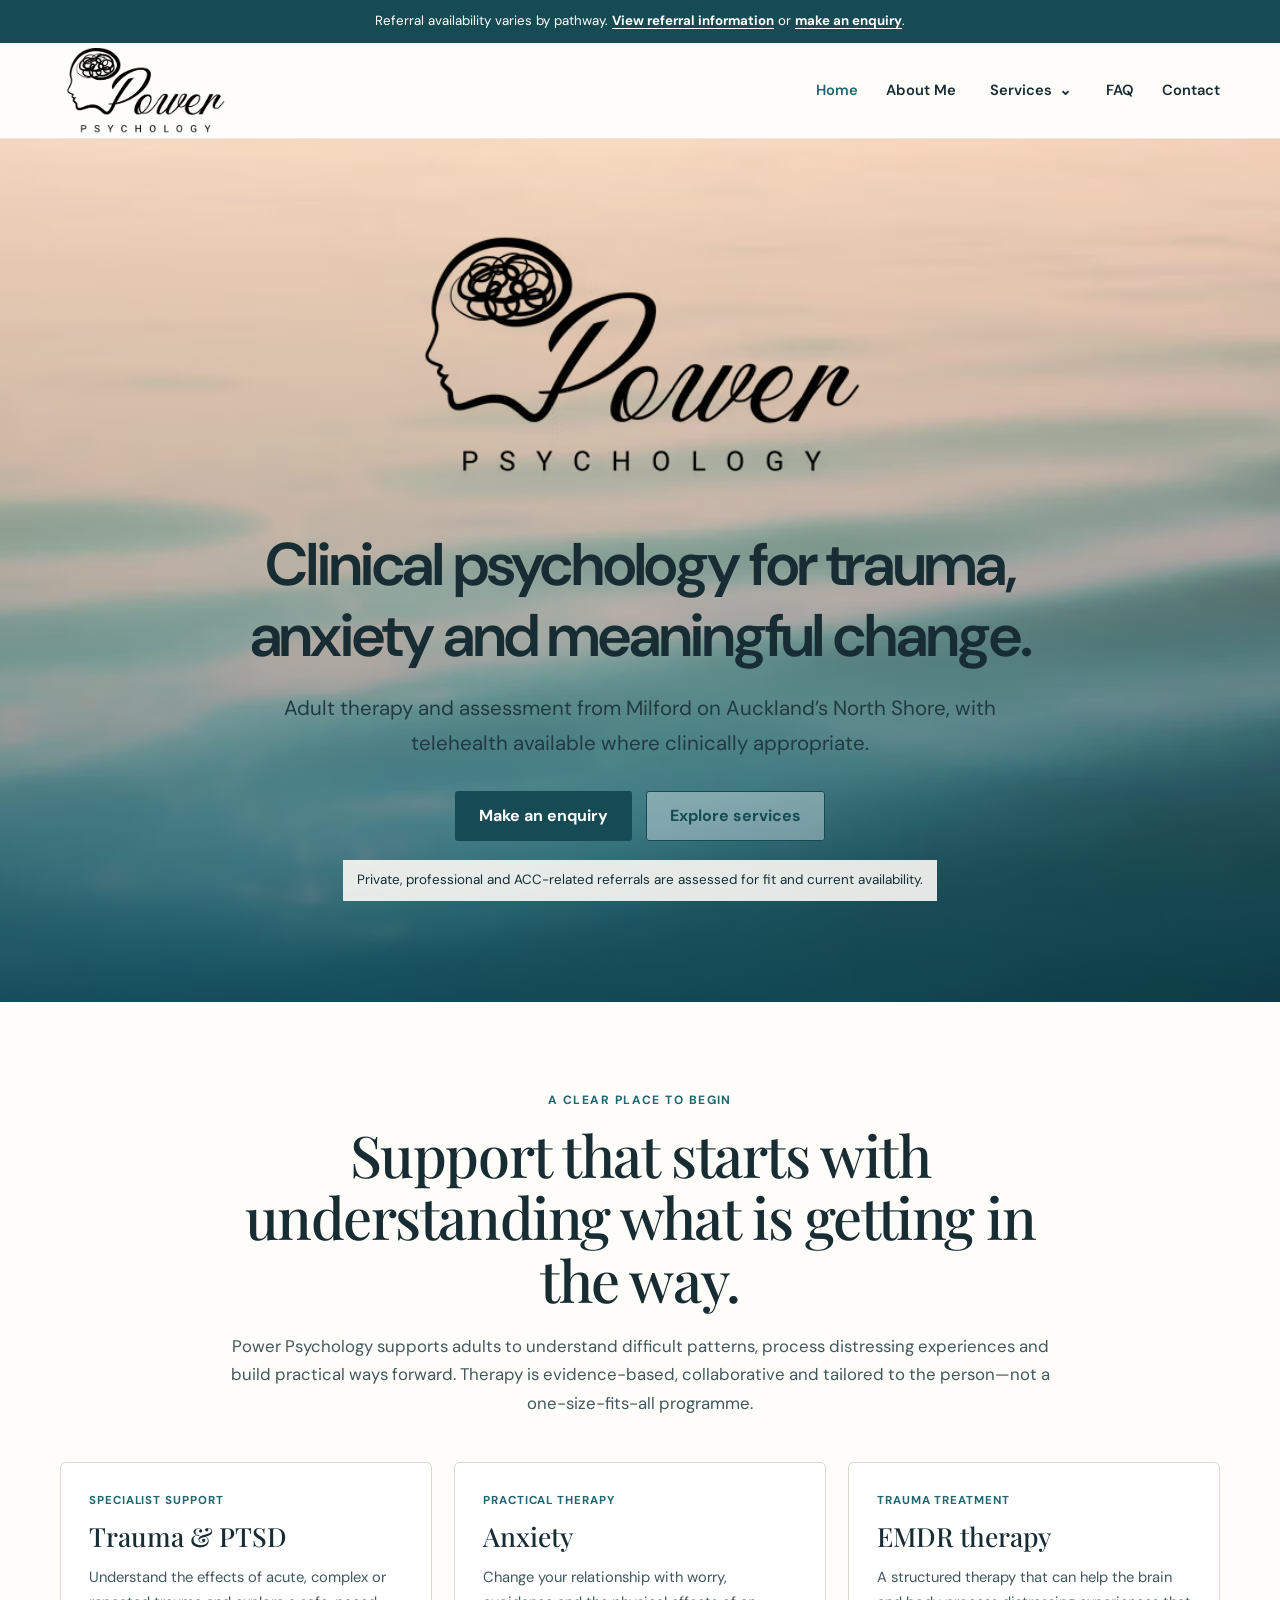
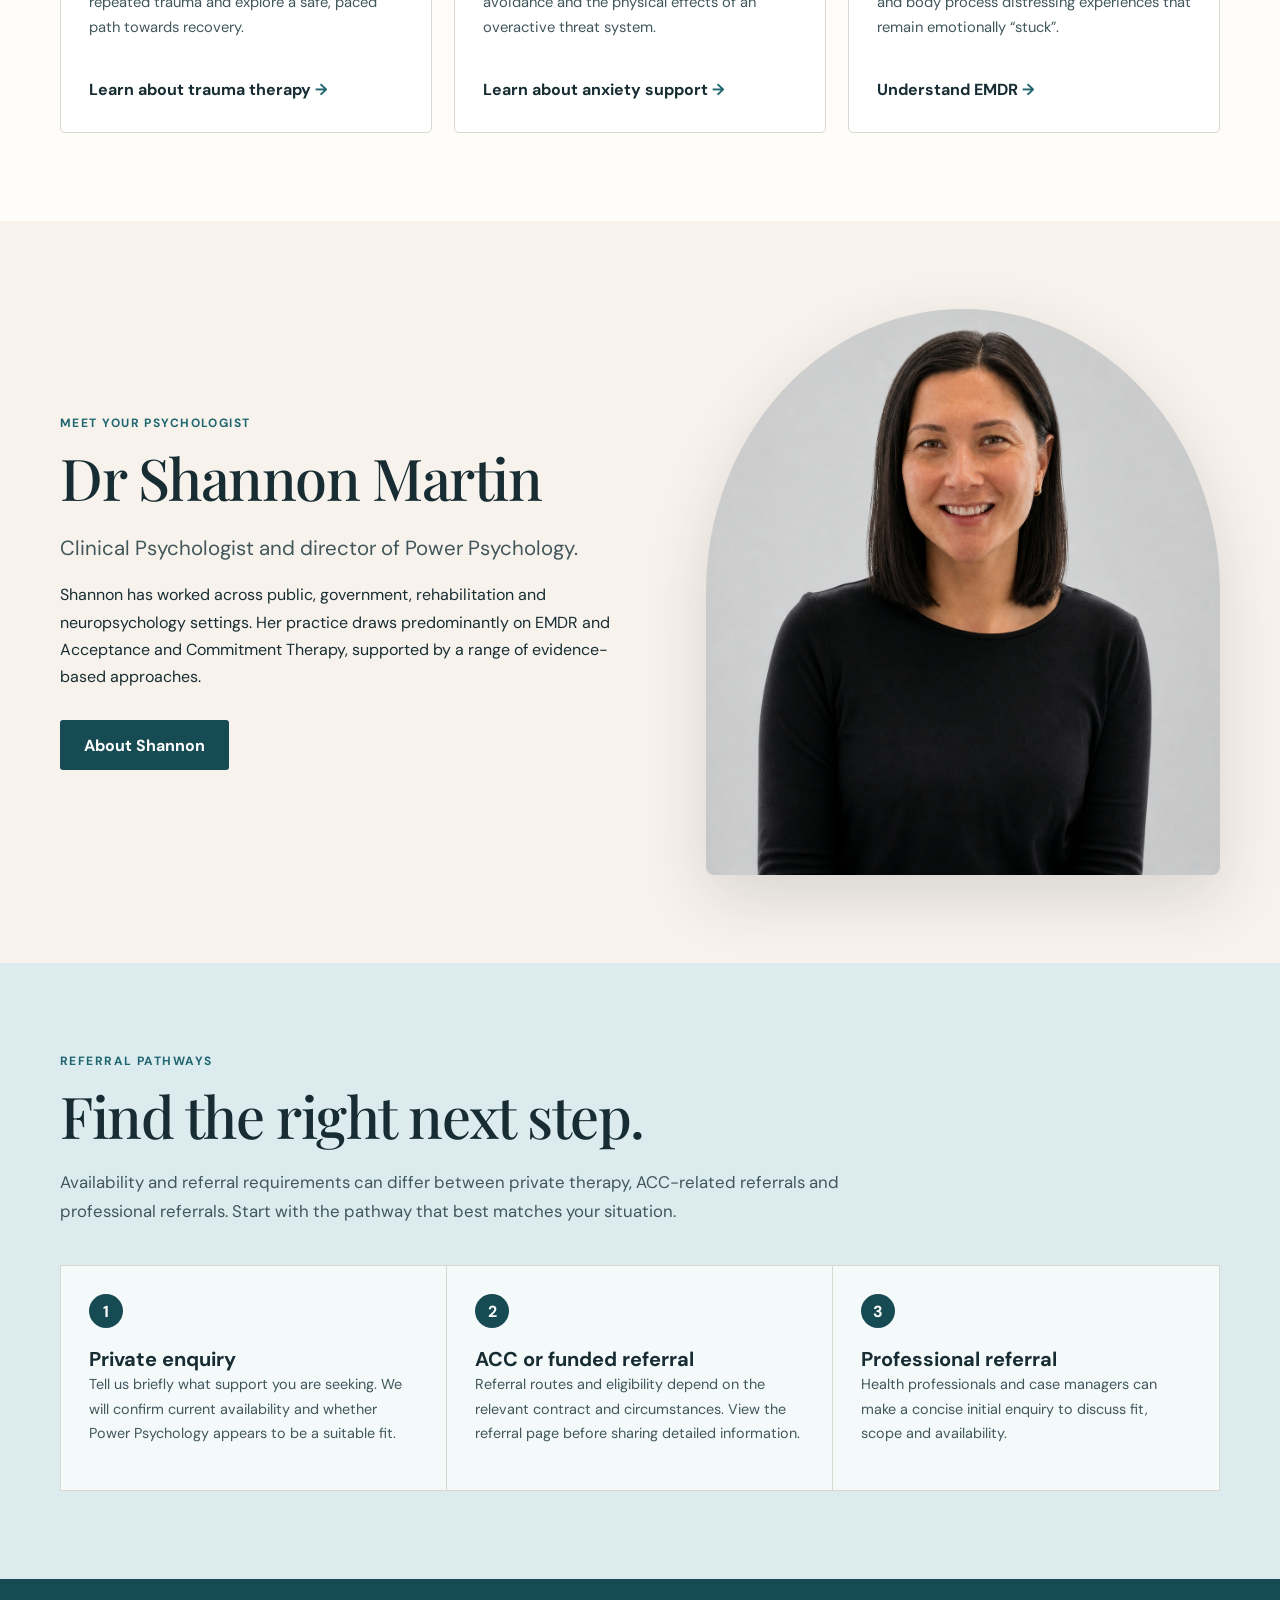
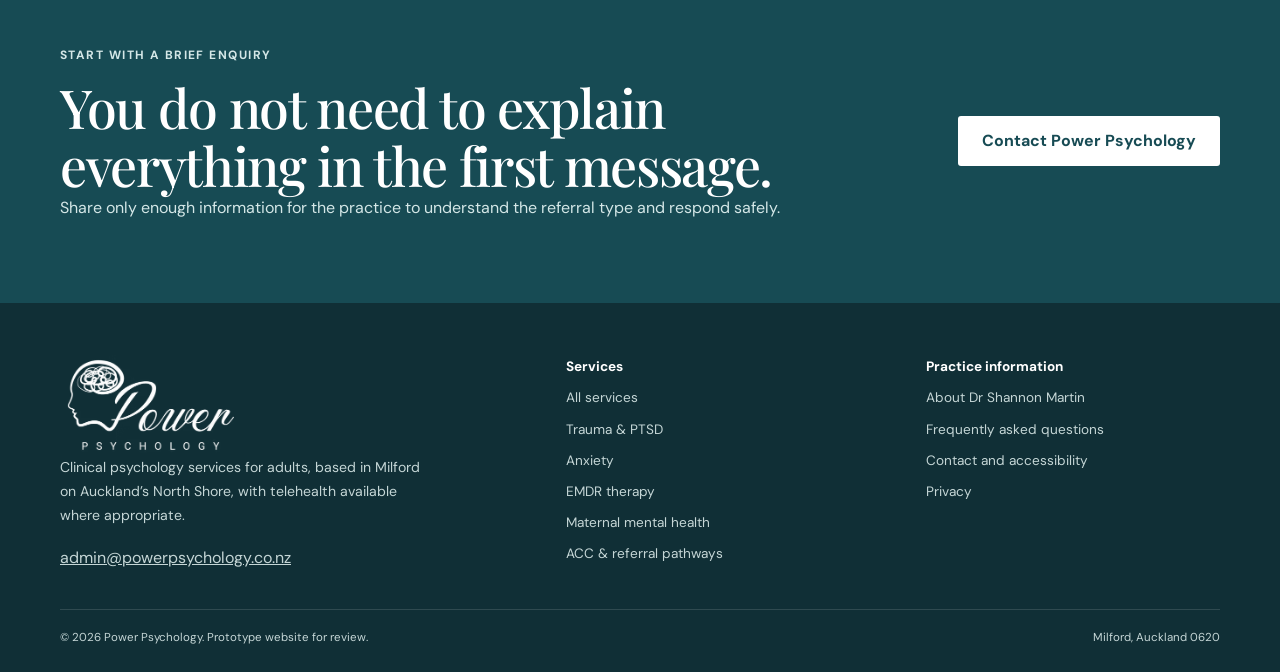
<file: index.html>
<!doctype html>
<html lang="en-NZ">
<head>
  <meta charset="utf-8">
  <meta name="viewport" content="width=device-width, initial-scale=1">
  <title>Power Psychology | Clinical Psychologist North Shore Auckland</title>
  <meta name="description" content="Clinical psychology services for adults in Milford and online, with specialist experience in trauma, PTSD, anxiety, EMDR and maternal mental health.">
  <link rel="icon" href="assets/power-psychology-logo.avif" type="image/avif">
  <link rel="stylesheet" href="styles.css">
  <script defer src="script.js"></script>
</head>
<body>
  <div data-header></div>
  <main>
    <section class="hero">
      <div class="container hero-content">
        <img class="hero-logo" src="assets/power-psychology-logo.avif" alt="Power Psychology">
        <h1>Clinical psychology for trauma, anxiety and meaningful change.</h1>
        <p class="lead">Adult therapy and assessment from Milford on Auckland’s North Shore, with telehealth available where clinically appropriate.</p>
        <div class="actions">
          <a class="button primary" href="contact.html">Make an enquiry</a>
          <a class="button secondary" href="services/index.html">Explore services</a>
        </div>
        <p class="hero-note">Private, professional and ACC-related referrals are assessed for fit and current availability.</p>
      </div>
    </section>

    <section class="section">
      <div class="container intro center">
        <p class="eyebrow">A clear place to begin</p>
        <h2>Support that starts with understanding what is getting in the way.</h2>
        <p>Power Psychology supports adults to understand difficult patterns, process distressing experiences and build practical ways forward. Therapy is evidence-based, collaborative and tailored to the person—not a one-size-fits-all programme.</p>
      </div>
      <div class="container grid three service-grid">
        <article class="card service-card">
          <span class="kicker">Specialist support</span>
          <h3>Trauma & PTSD</h3>
          <p>Understand the effects of acute, complex or repeated trauma and explore a safe, paced path towards recovery.</p>
          <a href="services/trauma-ptsd.html">Learn about trauma therapy <span class="arrow">→</span></a>
        </article>
        <article class="card service-card">
          <span class="kicker">Practical therapy</span>
          <h3>Anxiety</h3>
          <p>Change your relationship with worry, avoidance and the physical effects of an overactive threat system.</p>
          <a href="services/anxiety.html">Learn about anxiety support <span class="arrow">→</span></a>
        </article>
        <article class="card service-card">
          <span class="kicker">Trauma treatment</span>
          <h3>EMDR therapy</h3>
          <p>A structured therapy that can help the brain and body process distressing experiences that remain emotionally “stuck”.</p>
          <a href="services/emdr.html">Understand EMDR <span class="arrow">→</span></a>
        </article>
      </div>
    </section>

    <section class="section sand">
      <div class="container split">
        <div>
          <p class="eyebrow">Meet your psychologist</p>
          <h2>Dr Shannon Martin</h2>
          <p class="lead">Clinical Psychologist and director of Power Psychology.</p>
          <p>Shannon has worked across public, government, rehabilitation and neuropsychology settings. Her practice draws predominantly on EMDR and Acceptance and Commitment Therapy, supported by a range of evidence-based approaches.</p>
          <div class="actions">
            <a class="button primary" href="about.html">About Shannon</a>
          </div>
        </div>
        <div class="portrait">
          <img src="assets/dr-shannon-martin.avif" alt="Dr Shannon Martin, Clinical Psychologist">
        </div>
      </div>
    </section>

    <section class="section sky">
      <div class="container">
        <div class="intro">
          <p class="eyebrow">Referral pathways</p>
          <h2>Find the right next step.</h2>
          <p>Availability and referral requirements can differ between private therapy, ACC-related referrals and professional referrals. Start with the pathway that best matches your situation.</p>
        </div>
        <div class="pathways">
          <article><span>1</span><h3>Private enquiry</h3><p>Tell us briefly what support you are seeking. We will confirm current availability and whether Power Psychology appears to be a suitable fit.</p></article>
          <article><span>2</span><h3>ACC or funded referral</h3><p>Referral routes and eligibility depend on the relevant contract and circumstances. View the referral page before sharing detailed information.</p></article>
          <article><span>3</span><h3>Professional referral</h3><p>Health professionals and case managers can make a concise initial enquiry to discuss fit, scope and availability.</p></article>
        </div>
      </div>
    </section>

    <section class="cta-band">
      <div class="container cta-inner">
        <div>
          <p class="eyebrow">Start with a brief enquiry</p>
          <h2>You do not need to explain everything in the first message.</h2>
          <p>Share only enough information for the practice to understand the referral type and respond safely.</p>
        </div>
        <a class="button light" href="contact.html">Contact Power Psychology</a>
      </div>
    </section>
  </main>
  <div data-footer></div>
</body>
</html>
</file>
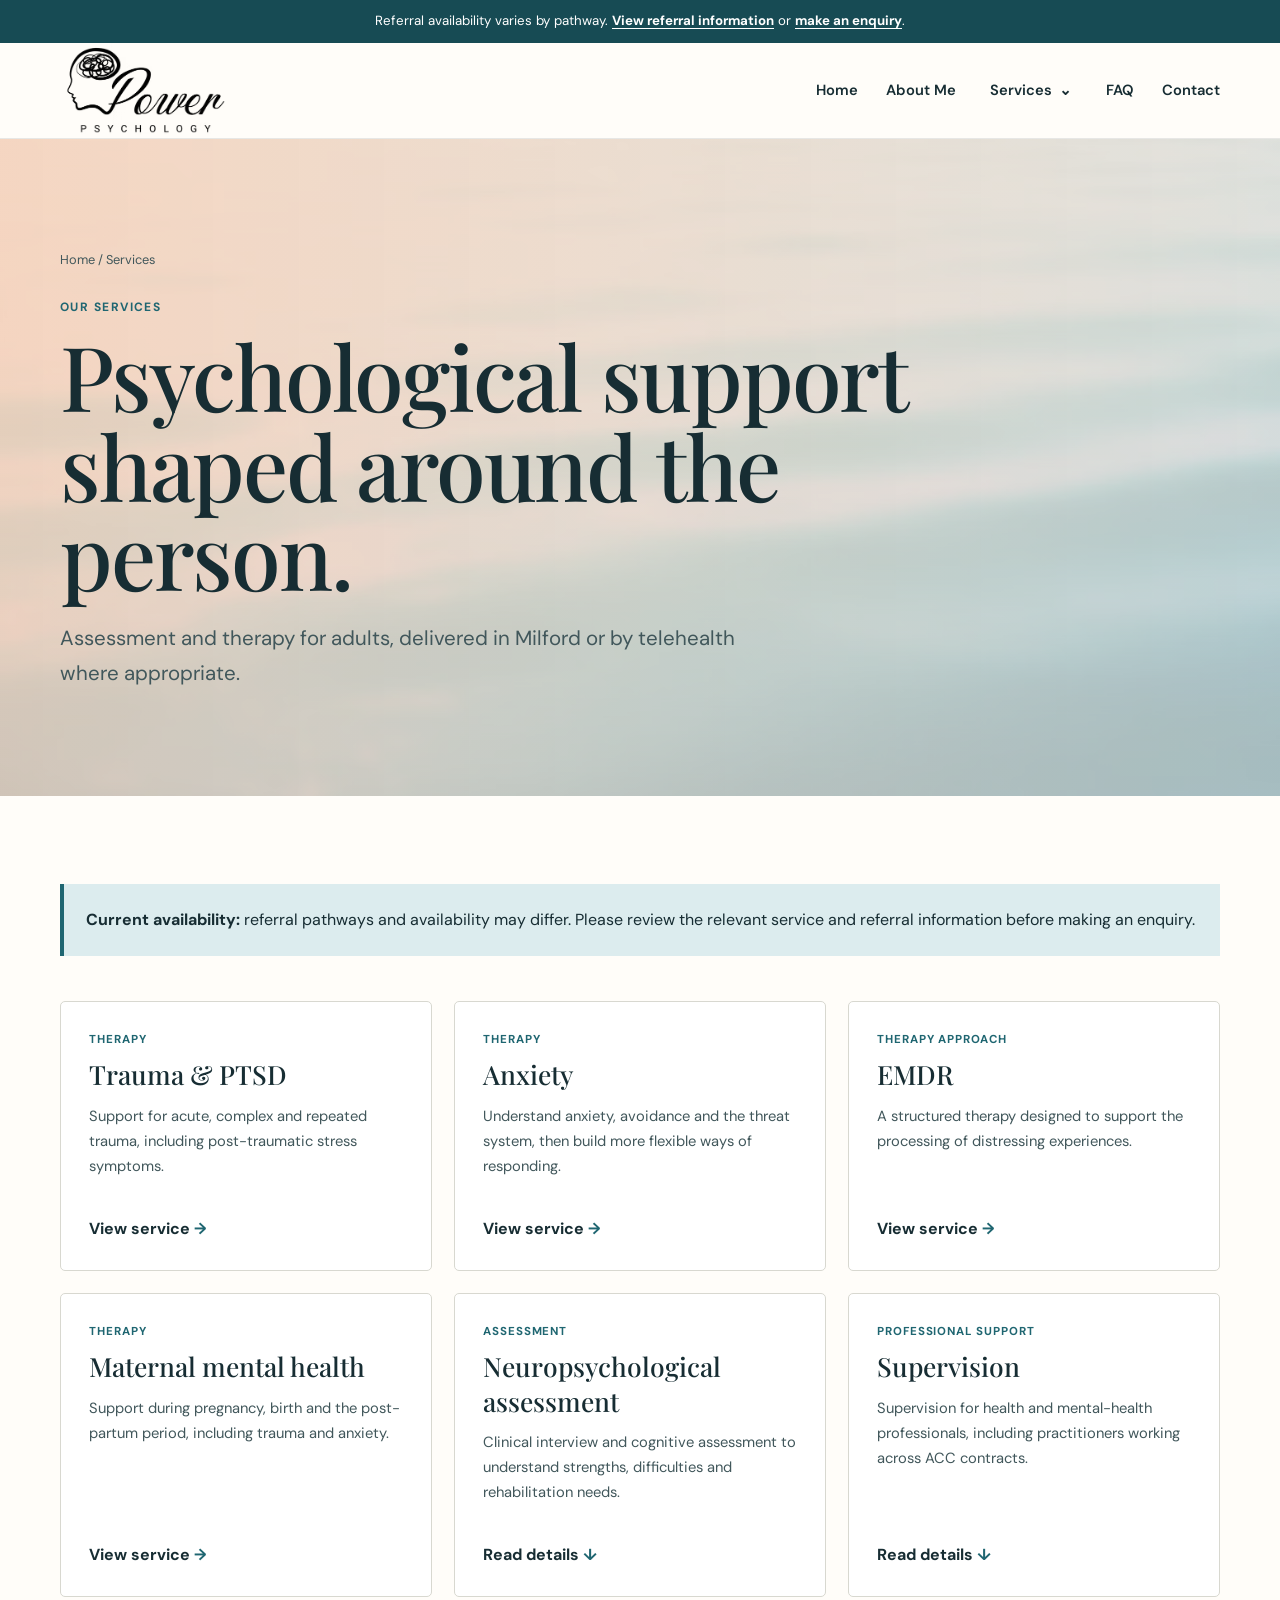
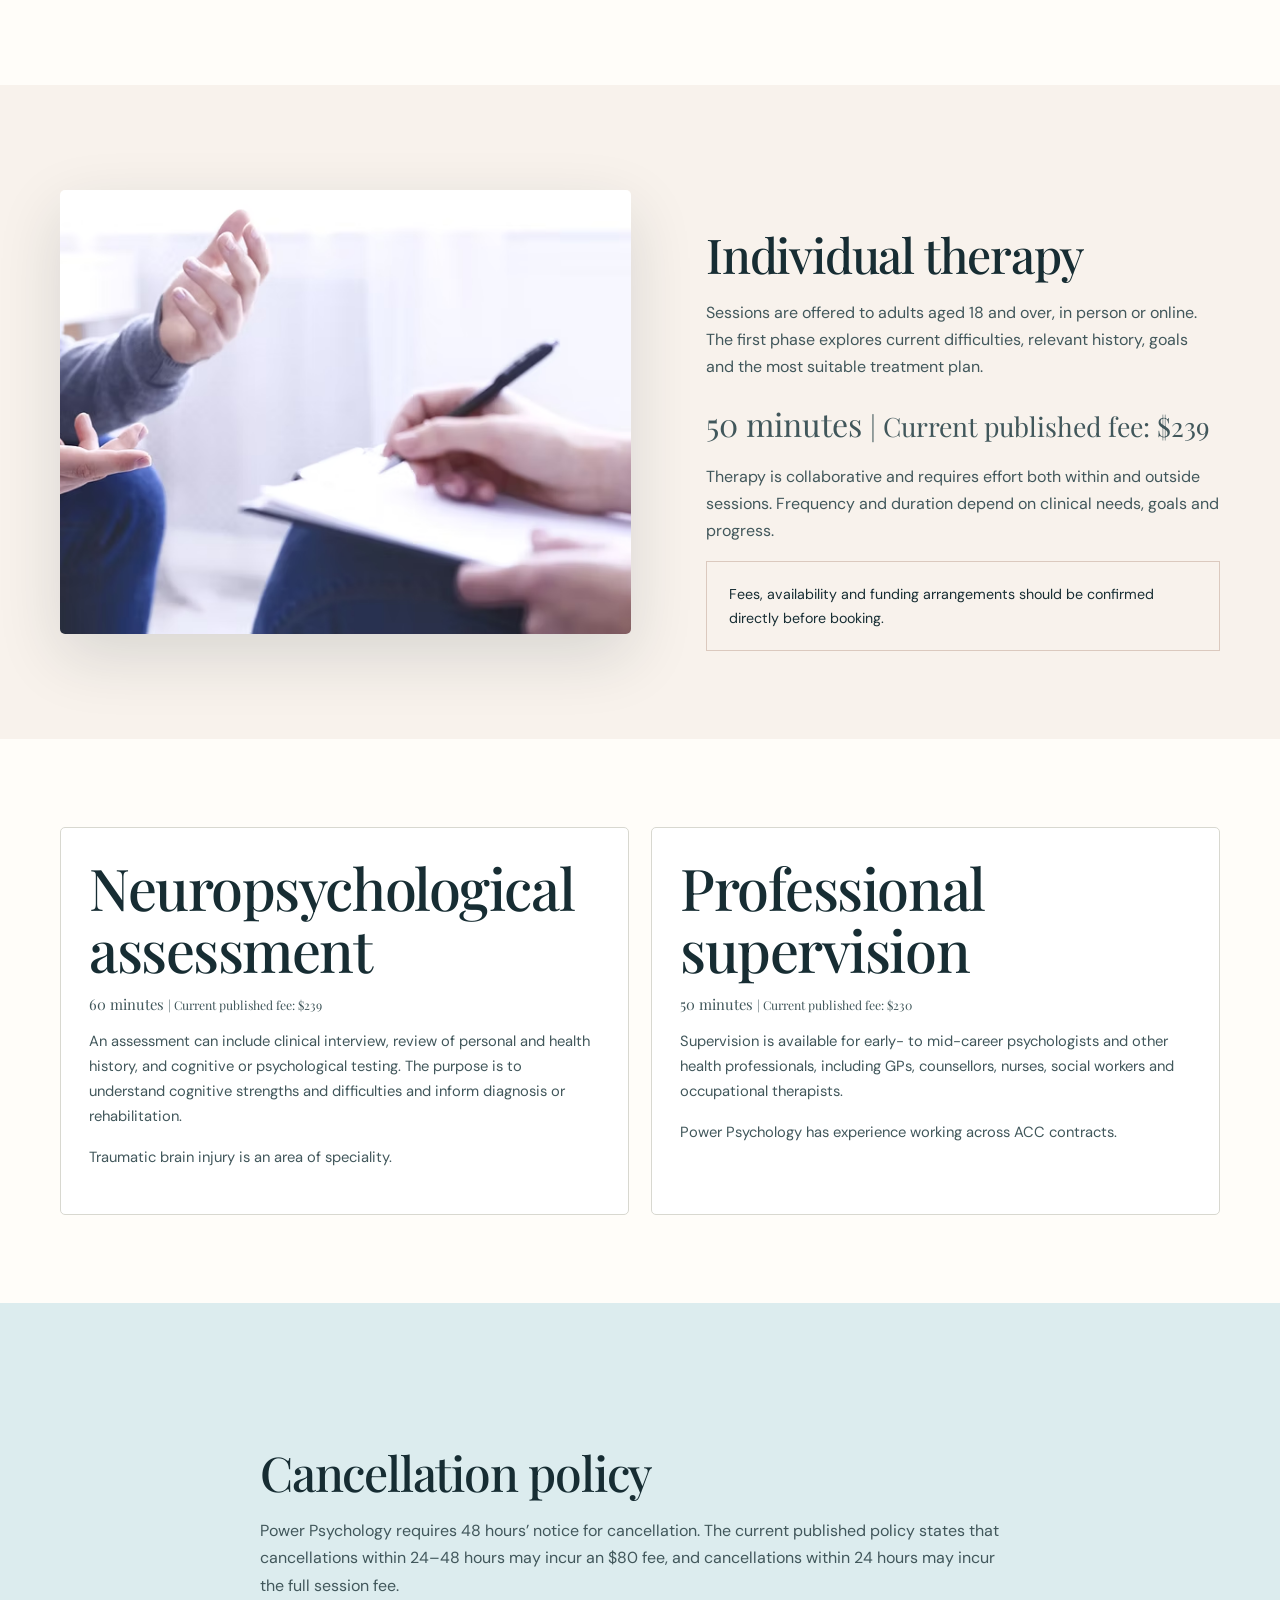
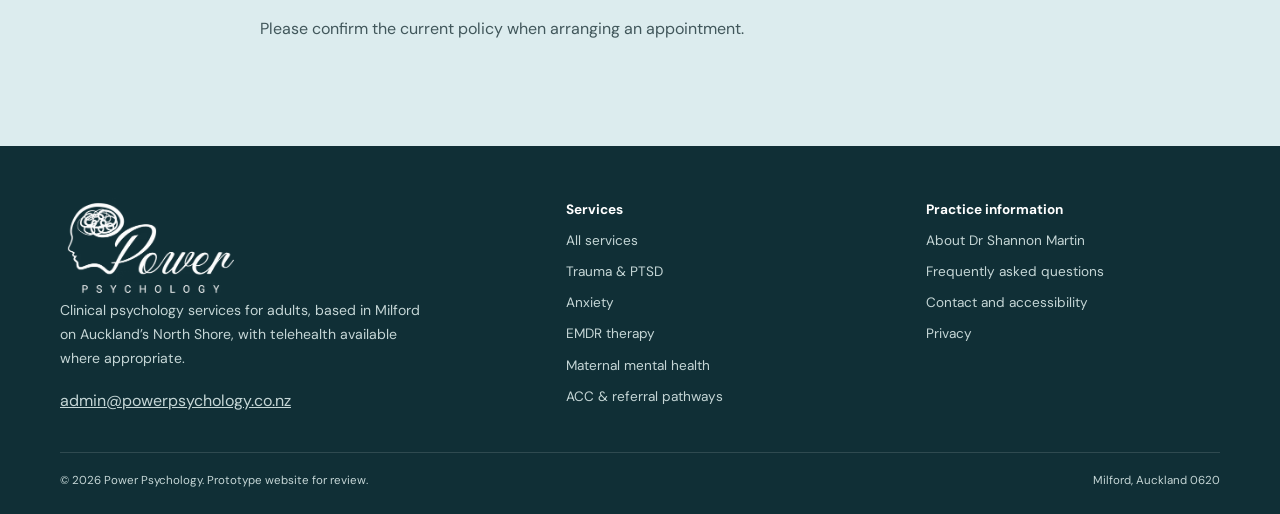
<file: services/index.html>
<!doctype html>
<html lang="en-NZ">
<head>
  <meta charset="utf-8">
  <meta name="viewport" content="width=device-width, initial-scale=1">
  <base href="../">
  <title>Psychology Services | Power Psychology Auckland</title>
  <meta name="description" content="Adult therapy, neuropsychological assessment, EMDR, trauma and anxiety support, maternal mental health and professional supervision.">
  <link rel="icon" href="assets/power-psychology-logo.avif" type="image/avif">
  <link rel="stylesheet" href="styles.css">
  <script defer src="script.js"></script>
</head>
<body>
  <div data-header></div>
  <main>
    <section class="page-hero">
      <div class="container">
        <p class="breadcrumbs"><a href="index.html">Home</a> / Services</p>
        <p class="eyebrow">Our services</p>
        <h1>Psychological support shaped around the person.</h1>
        <p class="lead">Assessment and therapy for adults, delivered in Milford or by telehealth where appropriate.</p>
      </div>
    </section>
    <section class="section">
      <div class="container">
        <div class="notice"><strong>Current availability:</strong> referral pathways and availability may differ. Please review the relevant service and referral information before making an enquiry.</div>
        <div class="grid three service-grid">
          <article class="card service-card"><span class="kicker">Therapy</span><h3>Trauma & PTSD</h3><p>Support for acute, complex and repeated trauma, including post-traumatic stress symptoms.</p><a href="services/trauma-ptsd.html">View service <span class="arrow">→</span></a></article>
          <article class="card service-card"><span class="kicker">Therapy</span><h3>Anxiety</h3><p>Understand anxiety, avoidance and the threat system, then build more flexible ways of responding.</p><a href="services/anxiety.html">View service <span class="arrow">→</span></a></article>
          <article class="card service-card"><span class="kicker">Therapy approach</span><h3>EMDR</h3><p>A structured therapy designed to support the processing of distressing experiences.</p><a href="services/emdr.html">View service <span class="arrow">→</span></a></article>
          <article class="card service-card"><span class="kicker">Therapy</span><h3>Maternal mental health</h3><p>Support during pregnancy, birth and the post-partum period, including trauma and anxiety.</p><a href="services/maternal-mental-health.html">View service <span class="arrow">→</span></a></article>
          <article class="card service-card"><span class="kicker">Assessment</span><h3>Neuropsychological assessment</h3><p>Clinical interview and cognitive assessment to understand strengths, difficulties and rehabilitation needs.</p><a href="#assessment">Read details <span class="arrow">↓</span></a></article>
          <article class="card service-card"><span class="kicker">Professional support</span><h3>Supervision</h3><p>Supervision for health and mental-health professionals, including practitioners working across ACC contracts.</p><a href="#supervision">Read details <span class="arrow">↓</span></a></article>
        </div>
      </div>
    </section>
    <section class="section sand">
      <div class="container split">
        <div class="image-card"><img src="assets/therapy-room.avif" alt="Calm therapy room"></div>
        <div class="prose">
          <h2>Individual therapy</h2>
          <p>Sessions are offered to adults aged 18 and over, in person or online. The first phase explores current difficulties, relevant history, goals and the most suitable treatment plan.</p>
          <p class="price">50 minutes <small>| Current published fee: $239</small></p>
          <p>Therapy is collaborative and requires effort both within and outside sessions. Frequency and duration depend on clinical needs, goals and progress.</p>
          <div class="clinical-note">Fees, availability and funding arrangements should be confirmed directly before booking.</div>
        </div>
      </div>
    </section>
    <section class="section" id="assessment">
      <div class="container grid two">
        <article class="card">
          <h2>Neuropsychological assessment</h2>
          <p class="price">60 minutes <small>| Current published fee: $239</small></p>
          <p>An assessment can include clinical interview, review of personal and health history, and cognitive or psychological testing. The purpose is to understand cognitive strengths and difficulties and inform diagnosis or rehabilitation.</p>
          <p>Traumatic brain injury is an area of speciality.</p>
        </article>
        <article class="card" id="supervision">
          <h2>Professional supervision</h2>
          <p class="price">50 minutes <small>| Current published fee: $230</small></p>
          <p>Supervision is available for early- to mid-career psychologists and other health professionals, including GPs, counsellors, nurses, social workers and occupational therapists.</p>
          <p>Power Psychology has experience working across ACC contracts.</p>
        </article>
      </div>
    </section>
    <section class="section sky">
      <div class="container reading prose">
        <h2>Cancellation policy</h2>
        <p>Power Psychology requires 48 hours’ notice for cancellation. The current published policy states that cancellations within 24–48 hours may incur an $80 fee, and cancellations within 24 hours may incur the full session fee.</p>
        <p>Please confirm the current policy when arranging an appointment.</p>
      </div>
    </section>
  </main>
  <div data-footer></div>
</body>
</html>
</file>
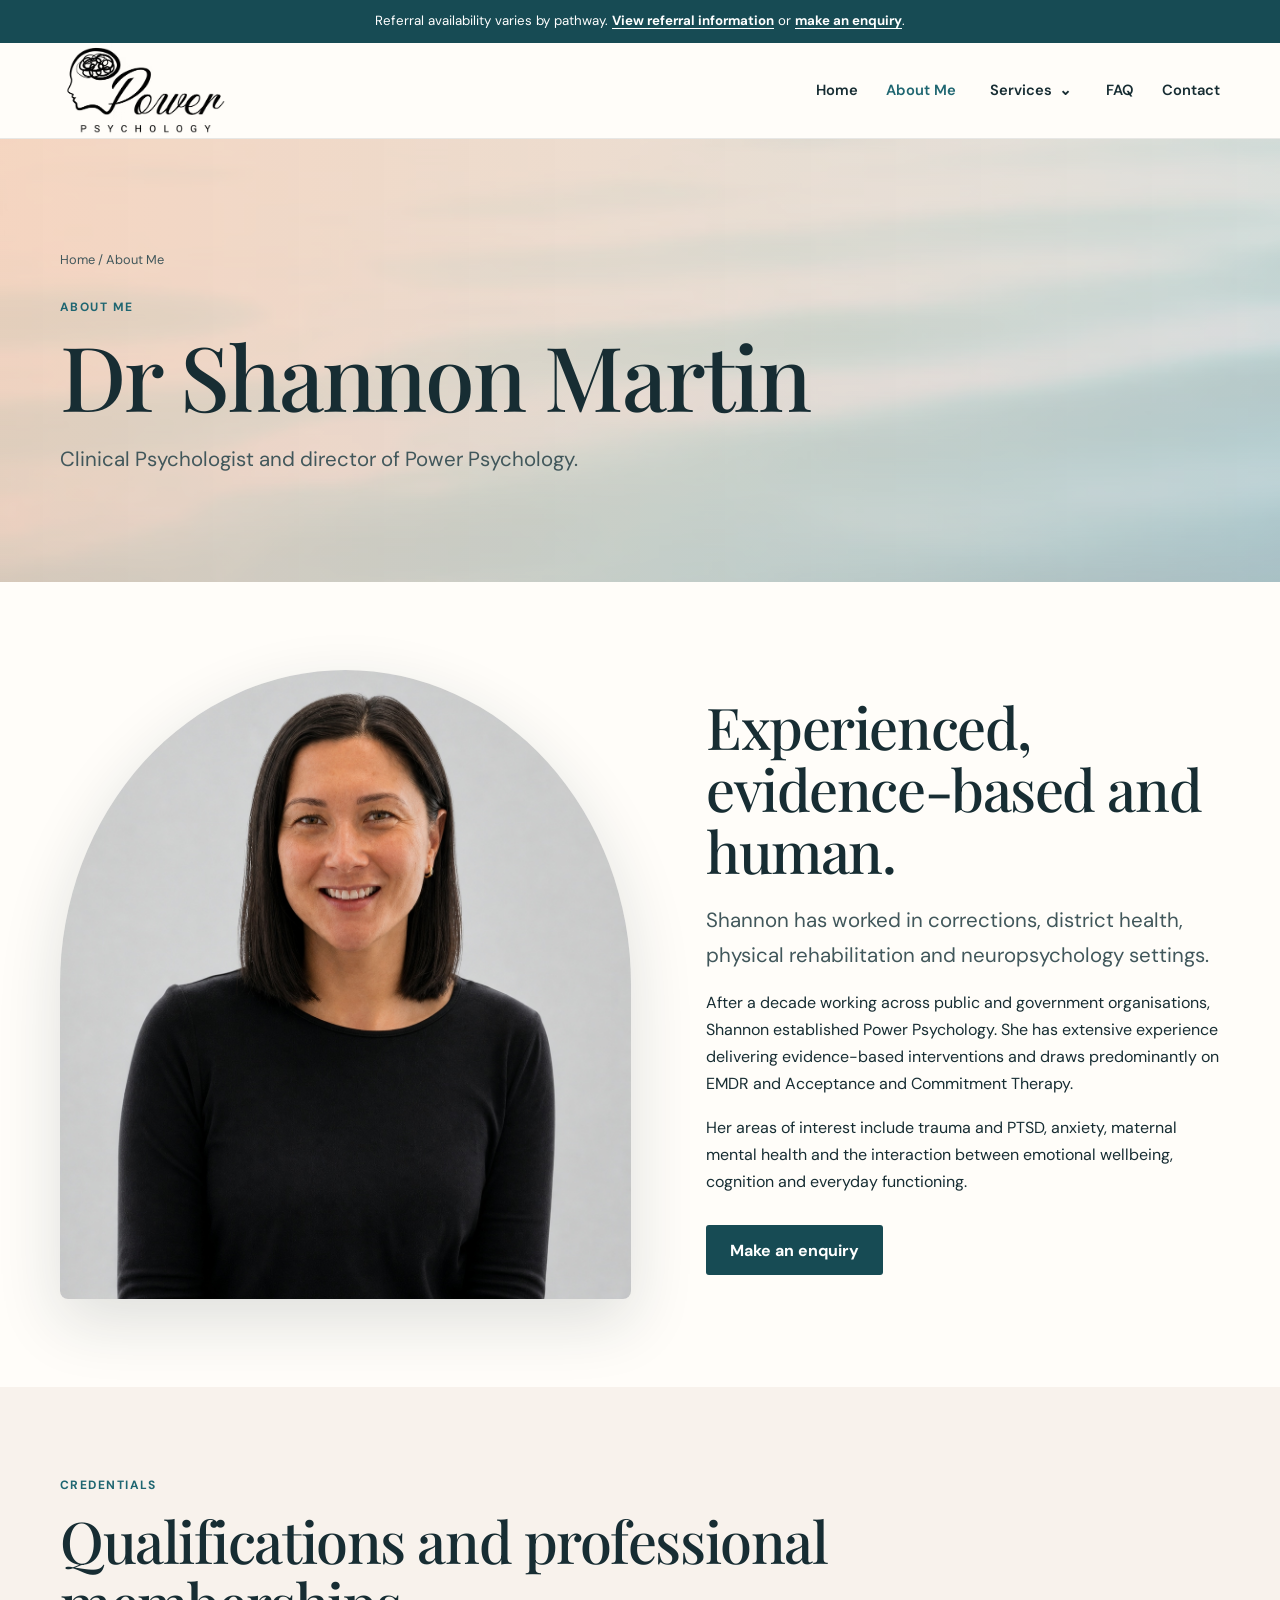
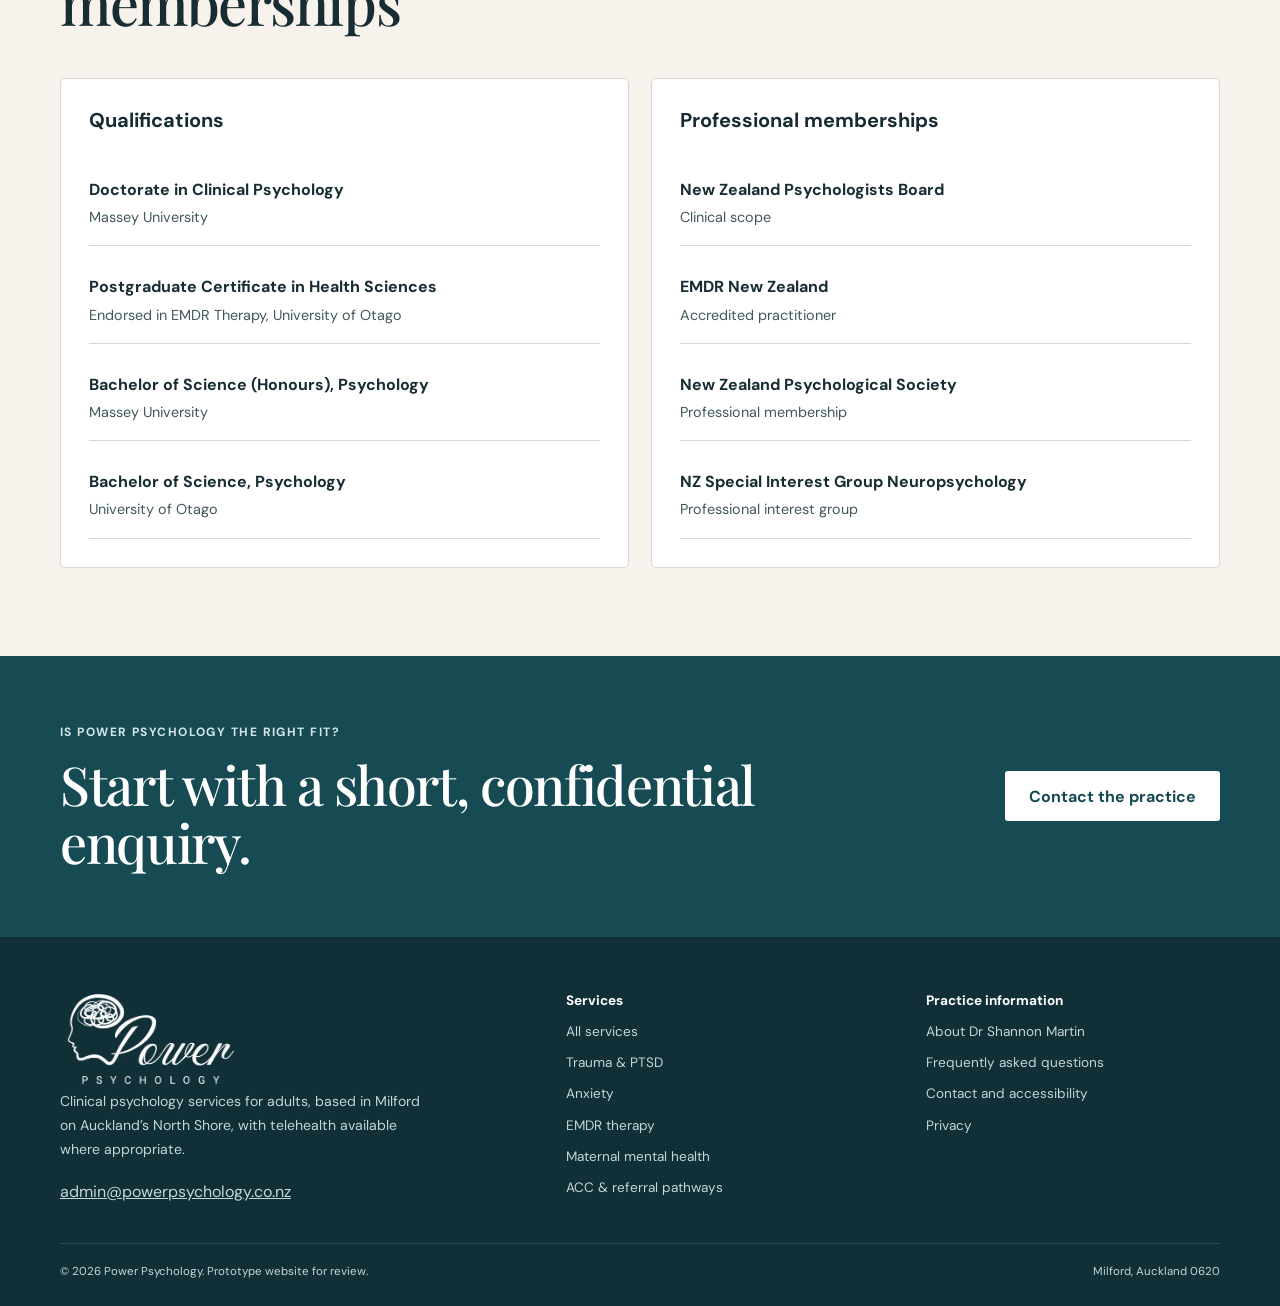
<file: about.html>
<!doctype html>
<html lang="en-NZ">
<head>
  <meta charset="utf-8">
  <meta name="viewport" content="width=device-width, initial-scale=1">
  <title>About Dr Shannon Martin | Power Psychology</title>
  <meta name="description" content="Meet Dr Shannon Martin, Clinical Psychologist and director of Power Psychology in Milford, Auckland.">
  <link rel="icon" href="assets/power-psychology-logo.avif" type="image/avif">
  <link rel="stylesheet" href="styles.css">
  <script defer src="script.js"></script>
</head>
<body>
  <div data-header></div>
  <main>
    <section class="page-hero">
      <div class="container">
        <p class="breadcrumbs"><a href="index.html">Home</a> / About Me</p>
        <p class="eyebrow">About Me</p>
        <h1>Dr Shannon Martin</h1>
        <p class="lead">Clinical Psychologist and director of Power Psychology.</p>
      </div>
    </section>
    <section class="section">
      <div class="container split">
        <div class="portrait"><img src="assets/dr-shannon-martin.avif" alt="Dr Shannon Martin, Clinical Psychologist"></div>
        <div>
          <h2>Experienced, evidence-based and human.</h2>
          <p class="lead">Shannon has worked in corrections, district health, physical rehabilitation and neuropsychology settings.</p>
          <p>After a decade working across public and government organisations, Shannon established Power Psychology. She has extensive experience delivering evidence-based interventions and draws predominantly on EMDR and Acceptance and Commitment Therapy.</p>
          <p>Her areas of interest include trauma and PTSD, anxiety, maternal mental health and the interaction between emotional wellbeing, cognition and everyday functioning.</p>
          <div class="actions"><a class="button primary" href="contact.html">Make an enquiry</a></div>
        </div>
      </div>
    </section>
    <section class="section sand">
      <div class="container">
        <div class="intro">
          <p class="eyebrow">Credentials</p>
          <h2>Qualifications and professional memberships</h2>
        </div>
        <div class="grid two service-grid">
          <article class="card">
            <h3>Qualifications</h3>
            <div class="credential-list">
              <div><strong>Doctorate in Clinical Psychology</strong><span>Massey University</span></div>
              <div><strong>Postgraduate Certificate in Health Sciences</strong><span>Endorsed in EMDR Therapy, University of Otago</span></div>
              <div><strong>Bachelor of Science (Honours), Psychology</strong><span>Massey University</span></div>
              <div><strong>Bachelor of Science, Psychology</strong><span>University of Otago</span></div>
            </div>
          </article>
          <article class="card">
            <h3>Professional memberships</h3>
            <div class="credential-list">
              <div><strong>New Zealand Psychologists Board</strong><span>Clinical scope</span></div>
              <div><strong>EMDR New Zealand</strong><span>Accredited practitioner</span></div>
              <div><strong>New Zealand Psychological Society</strong><span>Professional membership</span></div>
              <div><strong>NZ Special Interest Group Neuropsychology</strong><span>Professional interest group</span></div>
            </div>
          </article>
        </div>
      </div>
    </section>
    <section class="cta-band"><div class="container cta-inner"><div><p class="eyebrow">Is Power Psychology the right fit?</p><h2>Start with a short, confidential enquiry.</h2></div><a class="button light" href="contact.html">Contact the practice</a></div></section>
  </main>
  <div data-footer></div>
</body>
</html>
</file>
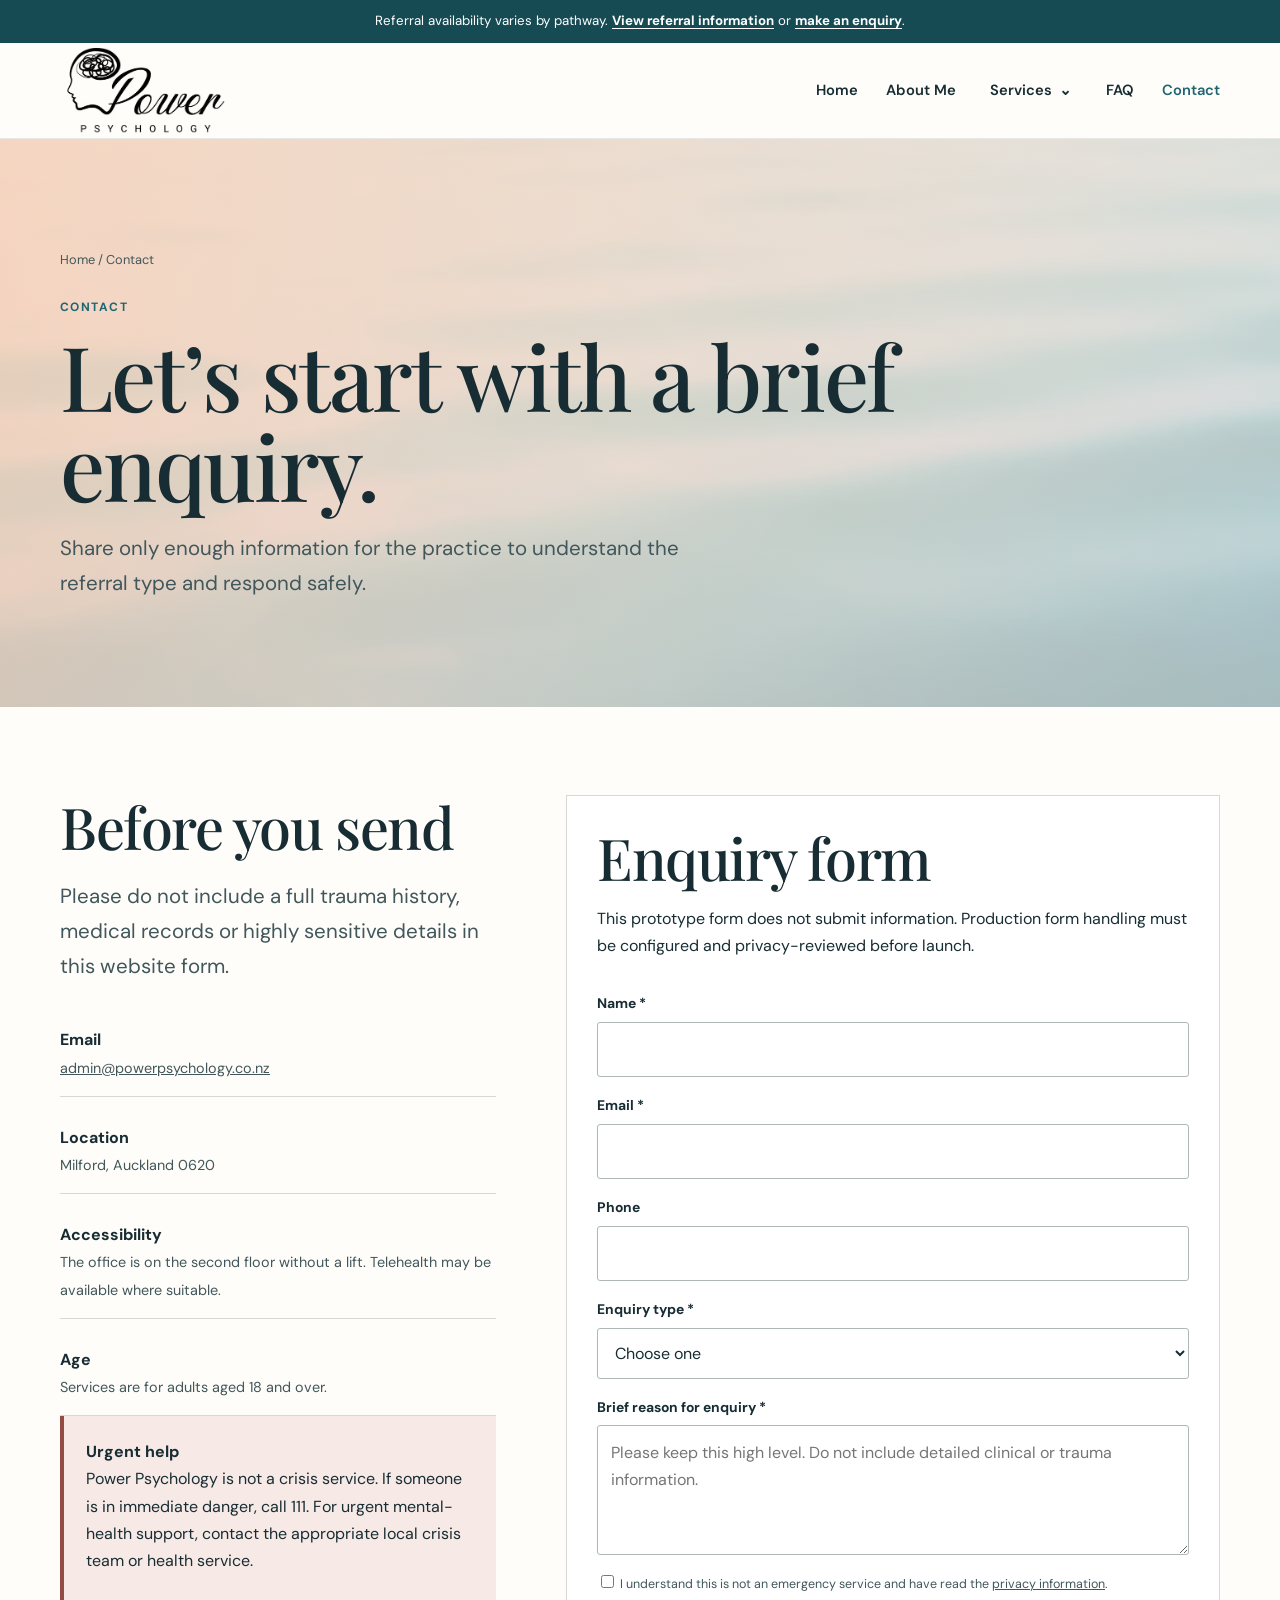
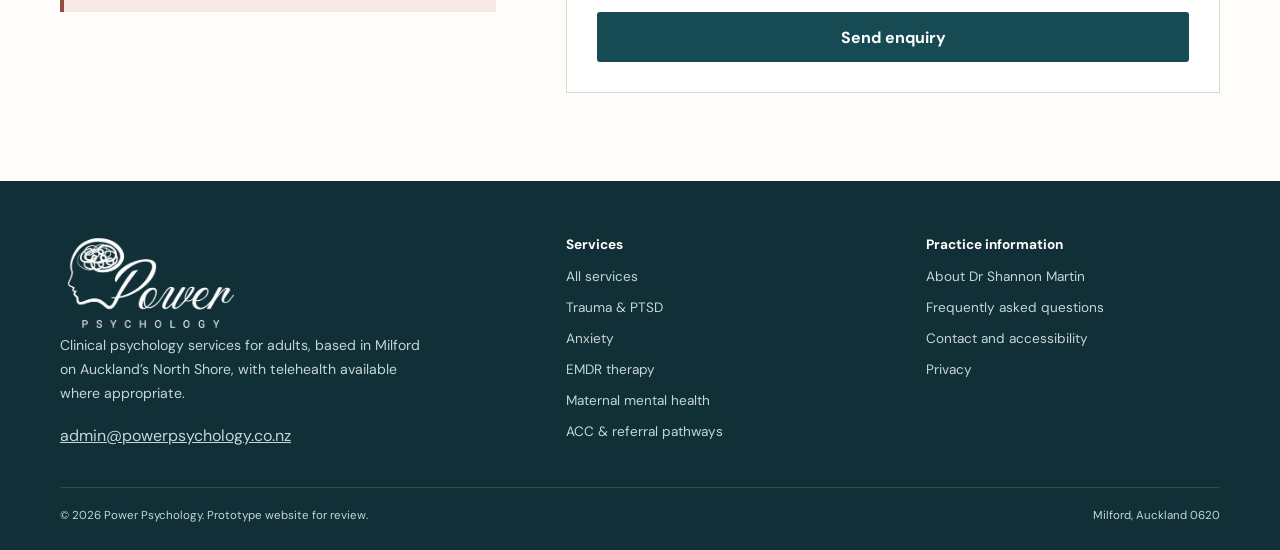
<file: contact.html>
<!doctype html>
<html lang="en-NZ">
<head>
  <meta charset="utf-8"><meta name="viewport" content="width=device-width, initial-scale=1">
  <title>Contact Power Psychology | Milford Auckland</title>
  <meta name="description" content="Make a brief private, ACC-related or professional referral enquiry to Power Psychology in Milford, Auckland.">
  <link rel="icon" href="assets/power-psychology-logo.avif" type="image/avif">
  <link rel="stylesheet" href="styles.css"><script defer src="script.js"></script>
</head>
<body>
<div data-header></div>
<main>
  <section class="page-hero"><div class="container"><p class="breadcrumbs"><a href="index.html">Home</a> / Contact</p><p class="eyebrow">Contact</p><h1>Let’s start with a brief enquiry.</h1><p class="lead">Share only enough information for the practice to understand the referral type and respond safely.</p></div></section>
  <section class="section"><div class="container contact-grid">
    <aside>
      <h2>Before you send</h2>
      <p class="lead">Please do not include a full trauma history, medical records or highly sensitive details in this website form.</p>
      <div class="credential-list">
        <div><strong>Email</strong><span><a href="mailto:admin@powerpsychology.co.nz">admin@powerpsychology.co.nz</a></span></div>
        <div><strong>Location</strong><span>Milford, Auckland 0620</span></div>
        <div><strong>Accessibility</strong><span>The office is on the second floor without a lift. Telehealth may be available where suitable.</span></div>
        <div><strong>Age</strong><span>Services are for adults aged 18 and over.</span></div>
      </div>
      <div class="crisis">
        <strong>Urgent help</strong>
        <p>Power Psychology is not a crisis service. If someone is in immediate danger, call 111. For urgent mental-health support, contact the appropriate local crisis team or health service.</p>
      </div>
    </aside>
    <form class="contact-form" data-prototype-form>
      <h2>Enquiry form</h2>
      <p>This prototype form does not submit information. Production form handling must be configured and privacy-reviewed before launch.</p>
      <div class="field"><label for="name">Name *</label><input id="name" name="name" autocomplete="name" required></div>
      <div class="field"><label for="email">Email *</label><input id="email" name="email" type="email" autocomplete="email" required></div>
      <div class="field"><label for="phone">Phone</label><input id="phone" name="phone" type="tel" autocomplete="tel"></div>
      <div class="field">
        <label for="type">Enquiry type *</label>
        <select id="type" name="type" required>
          <option value="">Choose one</option>
          <option>Private therapy enquiry</option>
          <option>ACC or funded referral enquiry</option>
          <option>Health-professional referral</option>
          <option>Neuropsychological assessment</option>
          <option>Professional supervision</option>
          <option>General enquiry</option>
        </select>
      </div>
      <div class="field"><label for="message">Brief reason for enquiry *</label><textarea id="message" name="message" required placeholder="Please keep this high level. Do not include detailed clinical or trauma information."></textarea></div>
      <label class="form-note"><input type="checkbox" required> I understand this is not an emergency service and have read the <a href="privacy.html">privacy information</a>.</label>
      <button class="button primary" type="submit">Send enquiry</button>
      <div class="form-status" tabindex="-1">Prototype only: no information has been sent. Production delivery and secure storage must be configured before launch.</div>
    </form>
  </div></section>
</main>
<div data-footer></div>
</body></html>
</file>
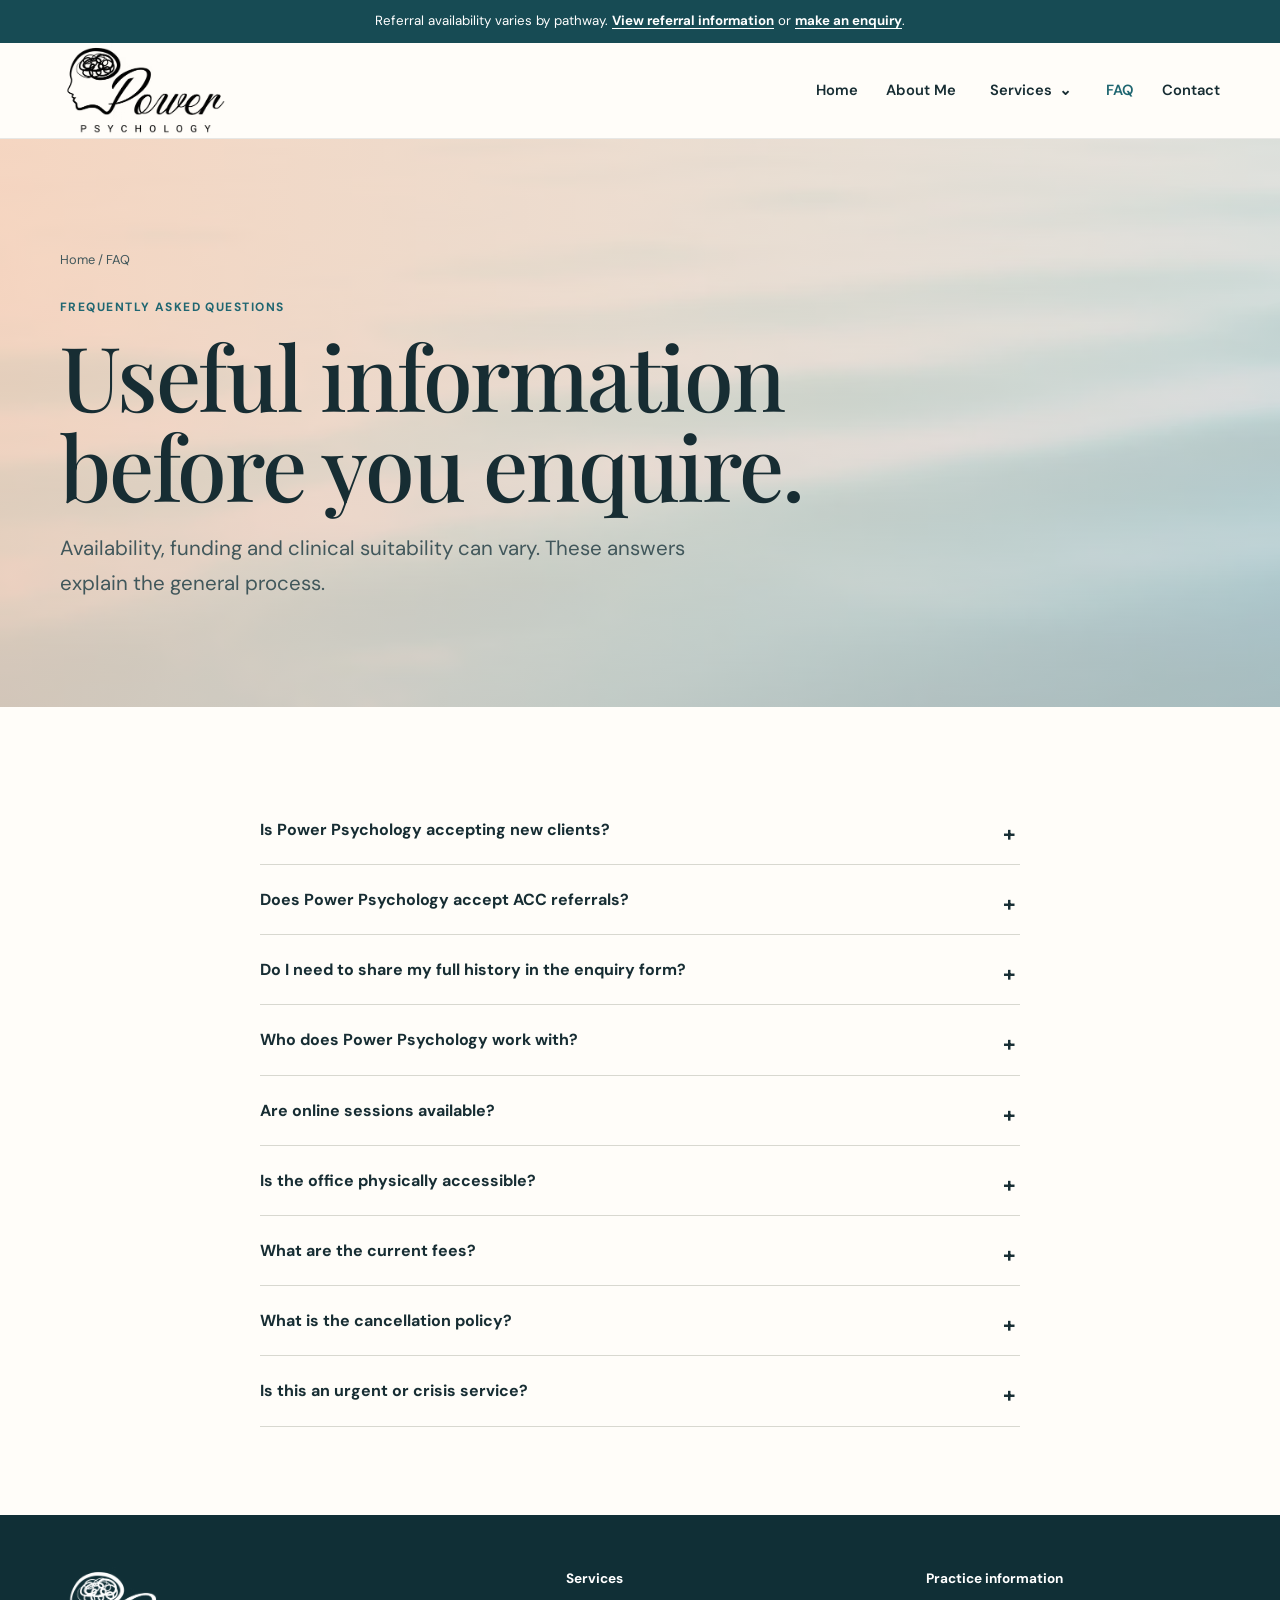
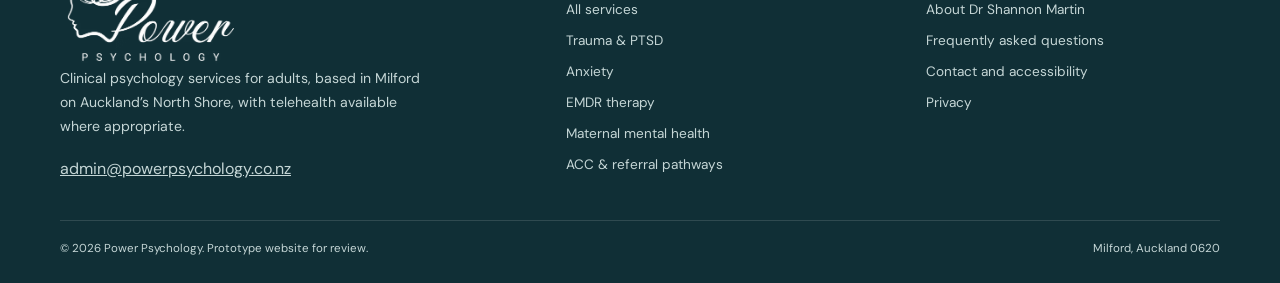
<file: faq.html>
<!doctype html>
<html lang="en-NZ">
<head>
  <meta charset="utf-8"><meta name="viewport" content="width=device-width, initial-scale=1">
  <title>Frequently Asked Questions | Power Psychology</title>
  <meta name="description" content="Answers about referral availability, therapy, ACC pathways, telehealth, fees, accessibility and contacting Power Psychology.">
  <link rel="icon" href="assets/power-psychology-logo.avif" type="image/avif">
  <link rel="stylesheet" href="styles.css"><script defer src="script.js"></script>
</head>
<body>
<div data-header></div>
<main>
  <section class="page-hero"><div class="container"><p class="breadcrumbs"><a href="index.html">Home</a> / FAQ</p><p class="eyebrow">Frequently asked questions</p><h1>Useful information before you enquire.</h1><p class="lead">Availability, funding and clinical suitability can vary. These answers explain the general process.</p></div></section>
  <section class="section"><div class="container reading faq">
    <details><summary>Is Power Psychology accepting new clients?</summary><p>Availability can differ between private clients, funded or ACC-related referrals and professional referrals. Make a brief enquiry and the practice can confirm current capacity and the appropriate next step.</p></details>
    <details><summary>Does Power Psychology accept ACC referrals?</summary><p>Power Psychology has experience working across ACC contracts. The applicable contract, eligibility, referral route, clinical fit and current availability must be confirmed for each referral.</p></details>
    <details><summary>Do I need to share my full history in the enquiry form?</summary><p>No. Please share only enough information to identify the referral type and the broad reason for seeking support. Detailed clinical information should be discussed through an appropriate secure process.</p></details>
    <details><summary>Who does Power Psychology work with?</summary><p>The practice works with adults aged 18 years and over. Visible areas of practice include trauma and PTSD, anxiety, EMDR, maternal mental health, neuropsychological assessment and professional supervision.</p></details>
    <details><summary>Are online sessions available?</summary><p>Telehealth is available where it is clinically appropriate and the client has a private space, suitable device and stable internet connection.</p></details>
    <details><summary>Is the office physically accessible?</summary><p>The office is on the second floor and does not have a lift. Telehealth may be an alternative where suitable. Please mention accessibility needs when enquiring.</p></details>
    <details><summary>What are the current fees?</summary><p>The existing published fees are $239 for individual therapy, $239 for the listed neuropsychological-assessment session and $230 for professional supervision. Confirm current fees and funding arrangements before booking.</p></details>
    <details><summary>What is the cancellation policy?</summary><p>The current published policy requests 48 hours’ notice. It states that cancellations within 24–48 hours may incur an $80 fee and cancellations within 24 hours may incur the full fee. Confirm the current terms when arranging an appointment.</p></details>
    <details><summary>Is this an urgent or crisis service?</summary><p>No. If someone is in immediate danger call 111. For urgent mental-health support, contact the appropriate local crisis team, health provider or emergency service.</p></details>
  </div></section>
</main>
<div data-footer></div>
</body></html>
</file>
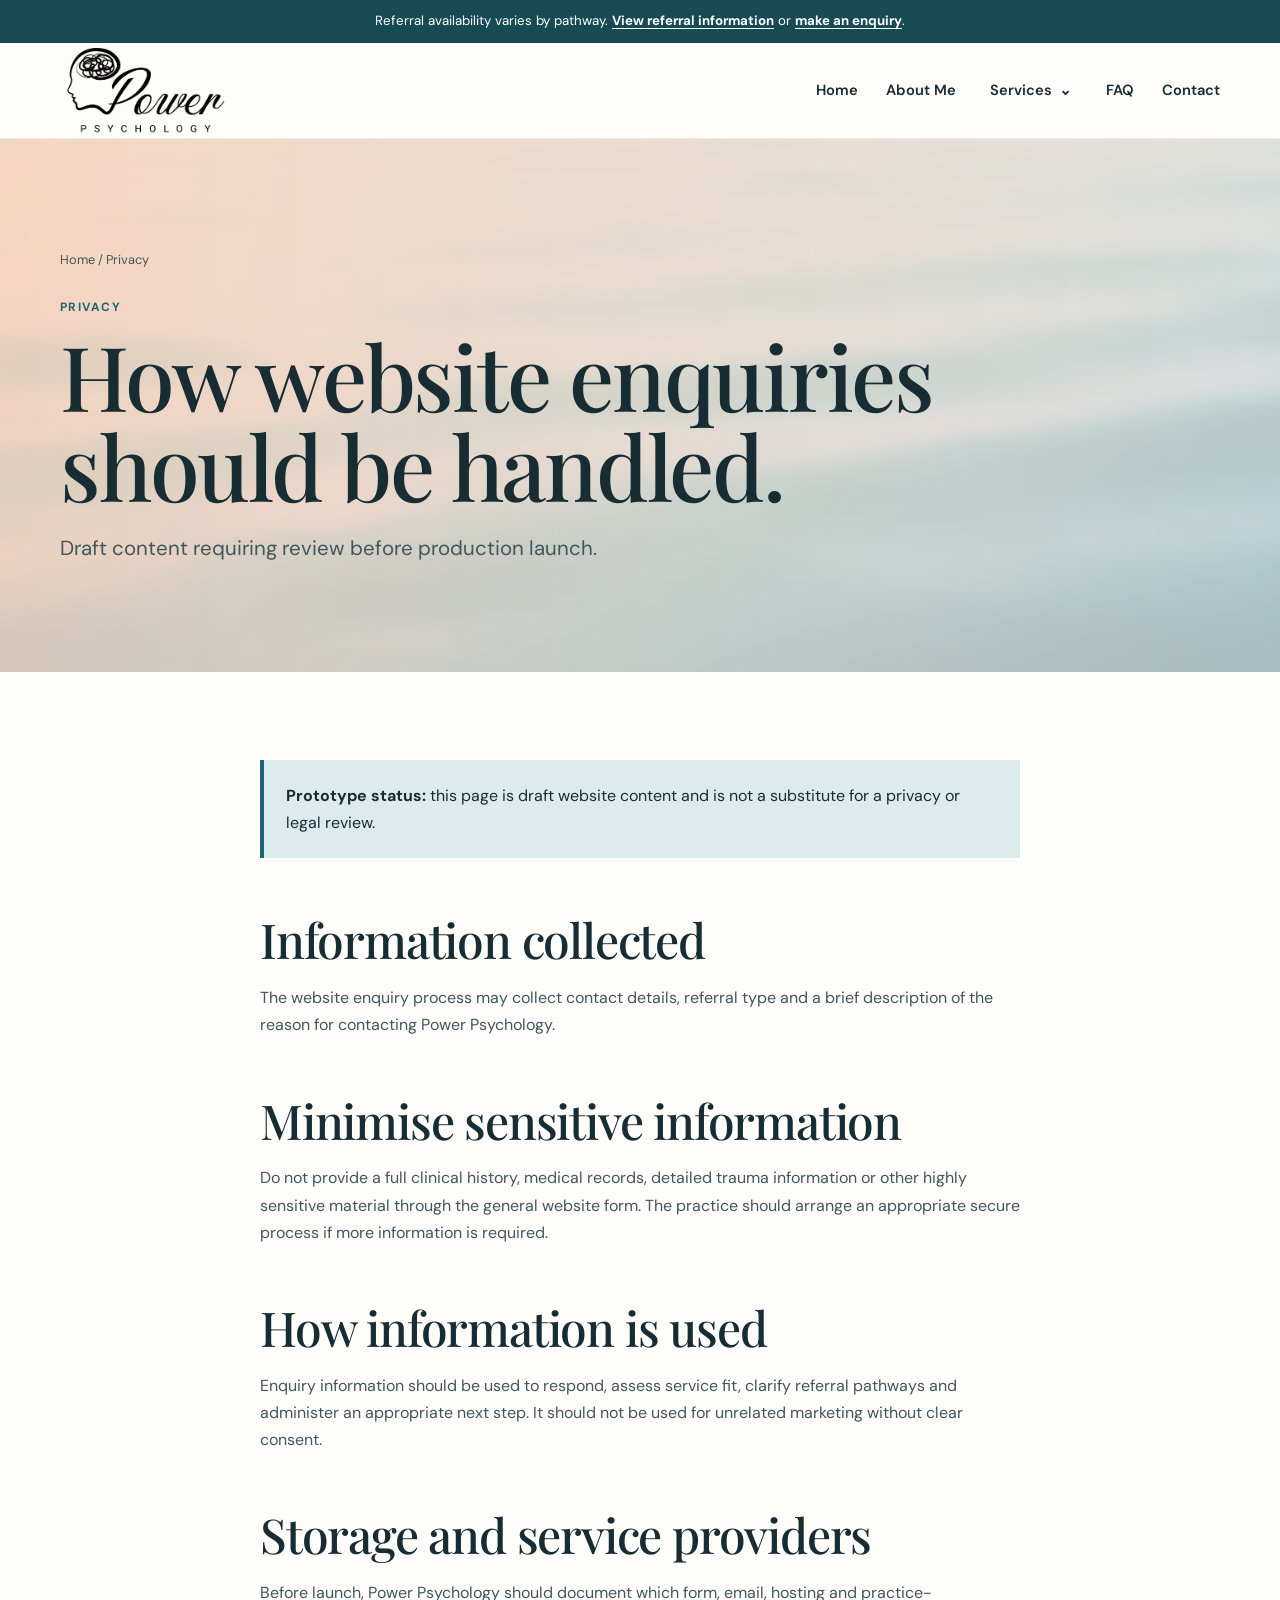
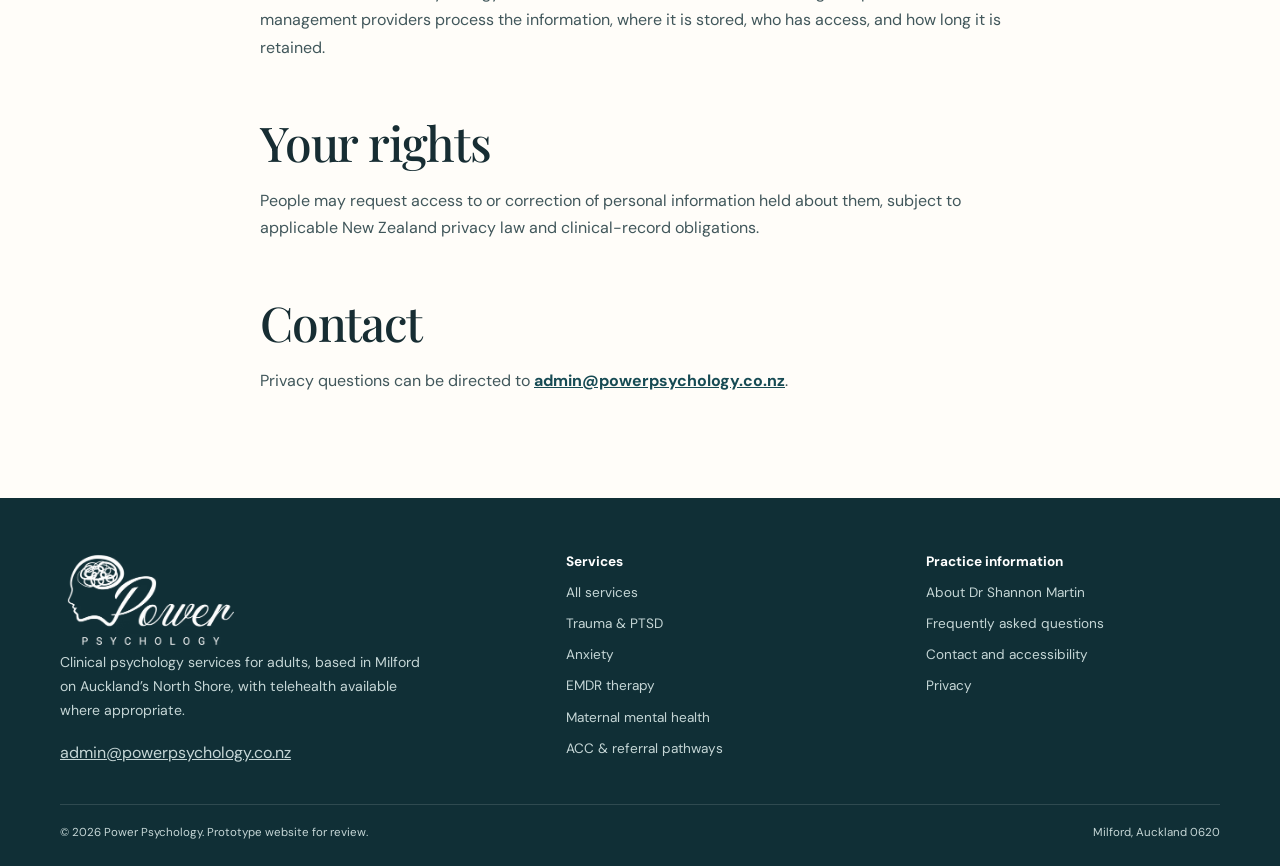
<file: privacy.html>
<!doctype html>
<html lang="en-NZ">
<head>
  <meta charset="utf-8"><meta name="viewport" content="width=device-width, initial-scale=1">
  <title>Privacy | Power Psychology</title>
  <meta name="description" content="Draft privacy information for the Power Psychology website prototype.">
  <link rel="icon" href="assets/power-psychology-logo.avif" type="image/avif">
  <link rel="stylesheet" href="styles.css"><script defer src="script.js"></script>
</head>
<body>
<div data-header></div>
<main>
  <section class="page-hero"><div class="container"><p class="breadcrumbs"><a href="index.html">Home</a> / Privacy</p><p class="eyebrow">Privacy</p><h1>How website enquiries should be handled.</h1><p class="lead">Draft content requiring review before production launch.</p></div></section>
  <section class="section"><div class="container reading prose">
    <div class="notice"><strong>Prototype status:</strong> this page is draft website content and is not a substitute for a privacy or legal review.</div>
    <h2>Information collected</h2>
    <p>The website enquiry process may collect contact details, referral type and a brief description of the reason for contacting Power Psychology.</p>
    <h2>Minimise sensitive information</h2>
    <p>Do not provide a full clinical history, medical records, detailed trauma information or other highly sensitive material through the general website form. The practice should arrange an appropriate secure process if more information is required.</p>
    <h2>How information is used</h2>
    <p>Enquiry information should be used to respond, assess service fit, clarify referral pathways and administer an appropriate next step. It should not be used for unrelated marketing without clear consent.</p>
    <h2>Storage and service providers</h2>
    <p>Before launch, Power Psychology should document which form, email, hosting and practice-management providers process the information, where it is stored, who has access, and how long it is retained.</p>
    <h2>Your rights</h2>
    <p>People may request access to or correction of personal information held about them, subject to applicable New Zealand privacy law and clinical-record obligations.</p>
    <h2>Contact</h2>
    <p>Privacy questions can be directed to <a href="mailto:admin@powerpsychology.co.nz">admin@powerpsychology.co.nz</a>.</p>
  </div></section>
</main>
<div data-footer></div>
</body></html>
</file>
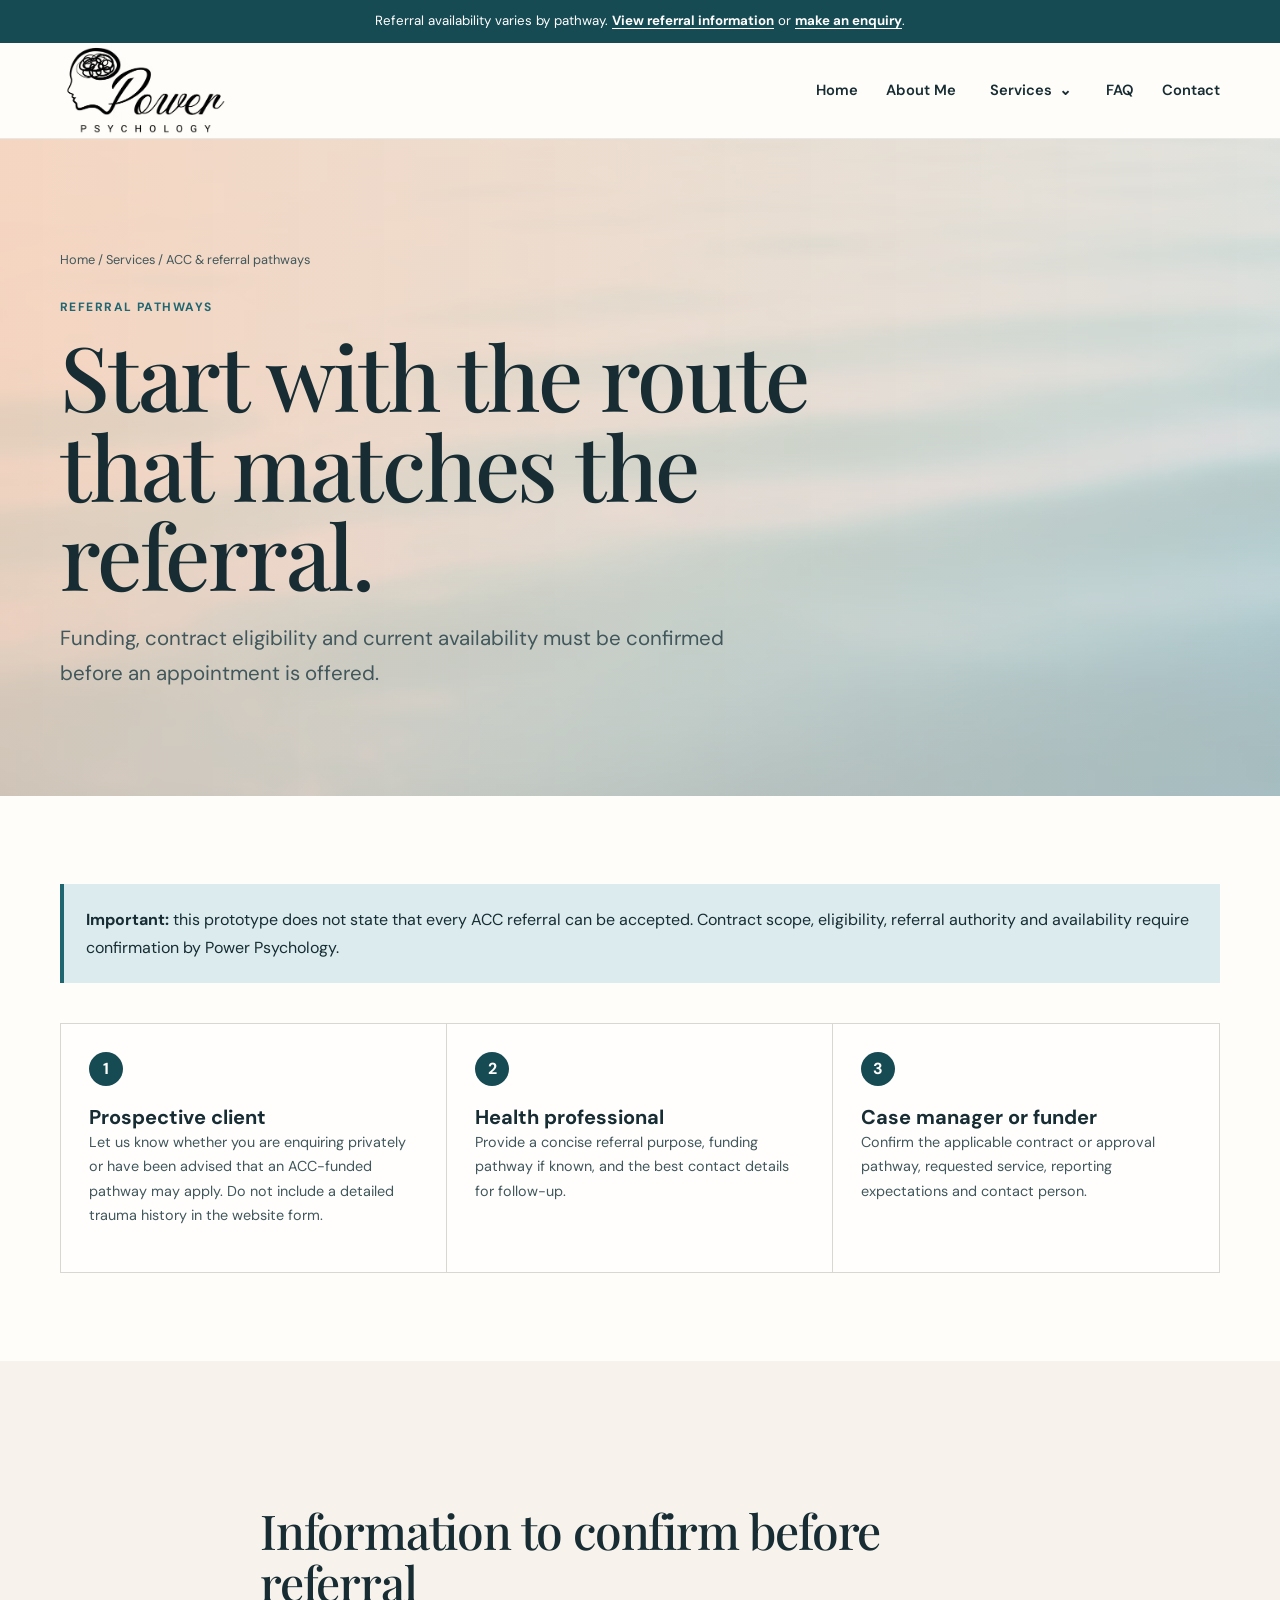
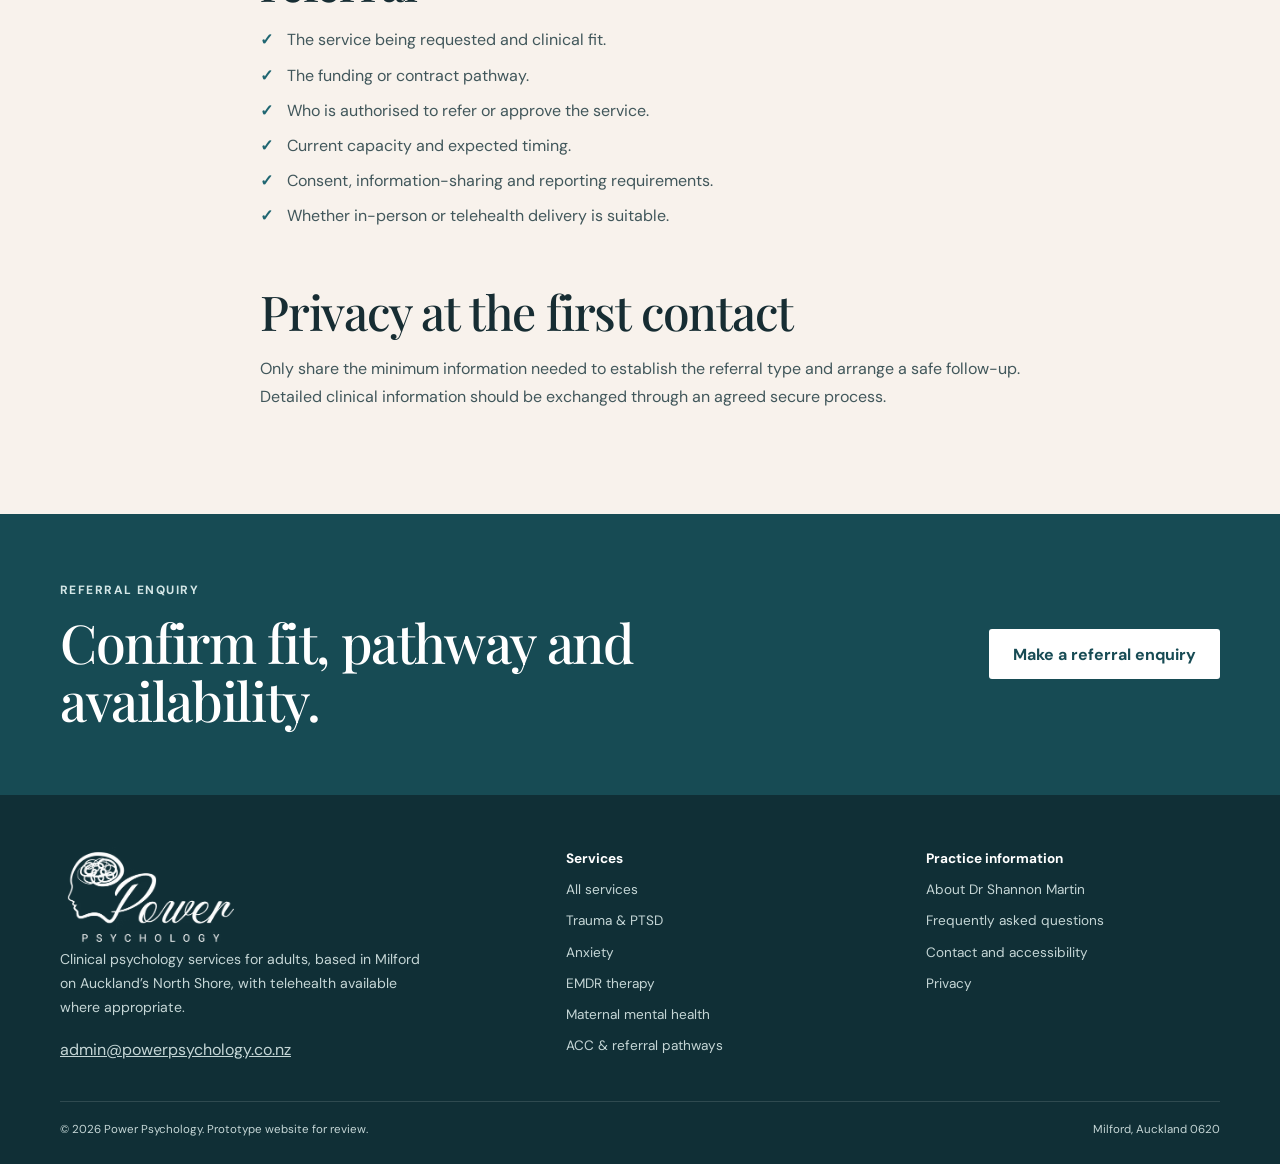
<file: services/acc-referrals.html>
<!doctype html>
<html lang="en-NZ">
<head>
  <meta charset="utf-8"><meta name="viewport" content="width=device-width, initial-scale=1">
  <base href="../">
  <title>ACC & Referral Pathways | Power Psychology</title>
  <meta name="description" content="General information for prospective clients, health professionals and case managers about Power Psychology referral pathways.">
  <link rel="icon" href="assets/power-psychology-logo.avif" type="image/avif">
  <link rel="stylesheet" href="styles.css"><script defer src="script.js"></script>
</head>
<body>
<div data-header></div>
<main>
  <section class="page-hero"><div class="container"><p class="breadcrumbs"><a href="index.html">Home</a> / <a href="services/index.html">Services</a> / ACC & referral pathways</p><p class="eyebrow">Referral pathways</p><h1>Start with the route that matches the referral.</h1><p class="lead">Funding, contract eligibility and current availability must be confirmed before an appointment is offered.</p></div></section>
  <section class="section"><div class="container"><div class="notice"><strong>Important:</strong> this prototype does not state that every ACC referral can be accepted. Contract scope, eligibility, referral authority and availability require confirmation by Power Psychology.</div><div class="pathways"><article><span>1</span><h3>Prospective client</h3><p>Let us know whether you are enquiring privately or have been advised that an ACC-funded pathway may apply. Do not include a detailed trauma history in the website form.</p></article><article><span>2</span><h3>Health professional</h3><p>Provide a concise referral purpose, funding pathway if known, and the best contact details for follow-up.</p></article><article><span>3</span><h3>Case manager or funder</h3><p>Confirm the applicable contract or approval pathway, requested service, reporting expectations and contact person.</p></article></div></div></section>
  <section class="section sand"><div class="container reading prose"><h2>Information to confirm before referral</h2><ul class="check-list"><li>The service being requested and clinical fit.</li><li>The funding or contract pathway.</li><li>Who is authorised to refer or approve the service.</li><li>Current capacity and expected timing.</li><li>Consent, information-sharing and reporting requirements.</li><li>Whether in-person or telehealth delivery is suitable.</li></ul><h2>Privacy at the first contact</h2><p>Only share the minimum information needed to establish the referral type and arrange a safe follow-up. Detailed clinical information should be exchanged through an agreed secure process.</p></div></section>
  <section class="cta-band"><div class="container cta-inner"><div><p class="eyebrow">Referral enquiry</p><h2>Confirm fit, pathway and availability.</h2></div><a class="button light" href="contact.html?type=acc">Make a referral enquiry</a></div></section>
</main>
<div data-footer></div>
</body></html>
</file>
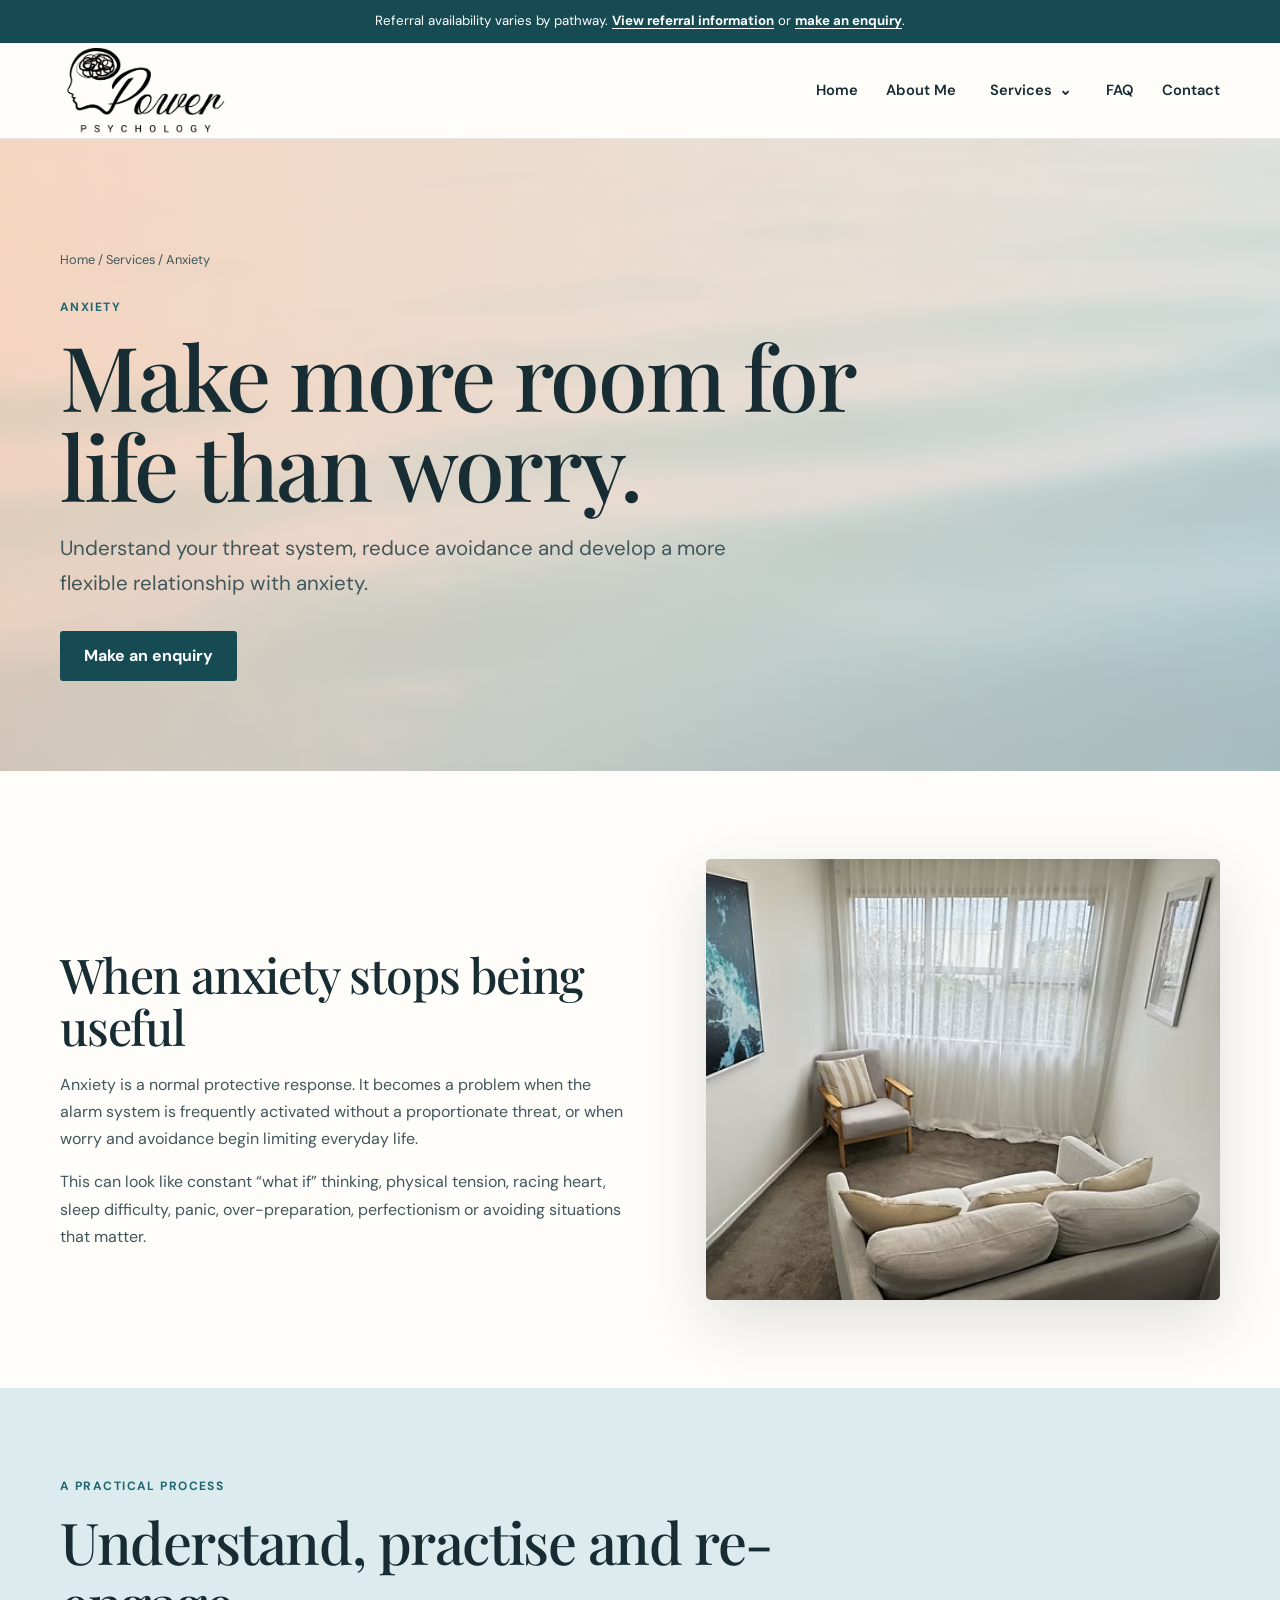
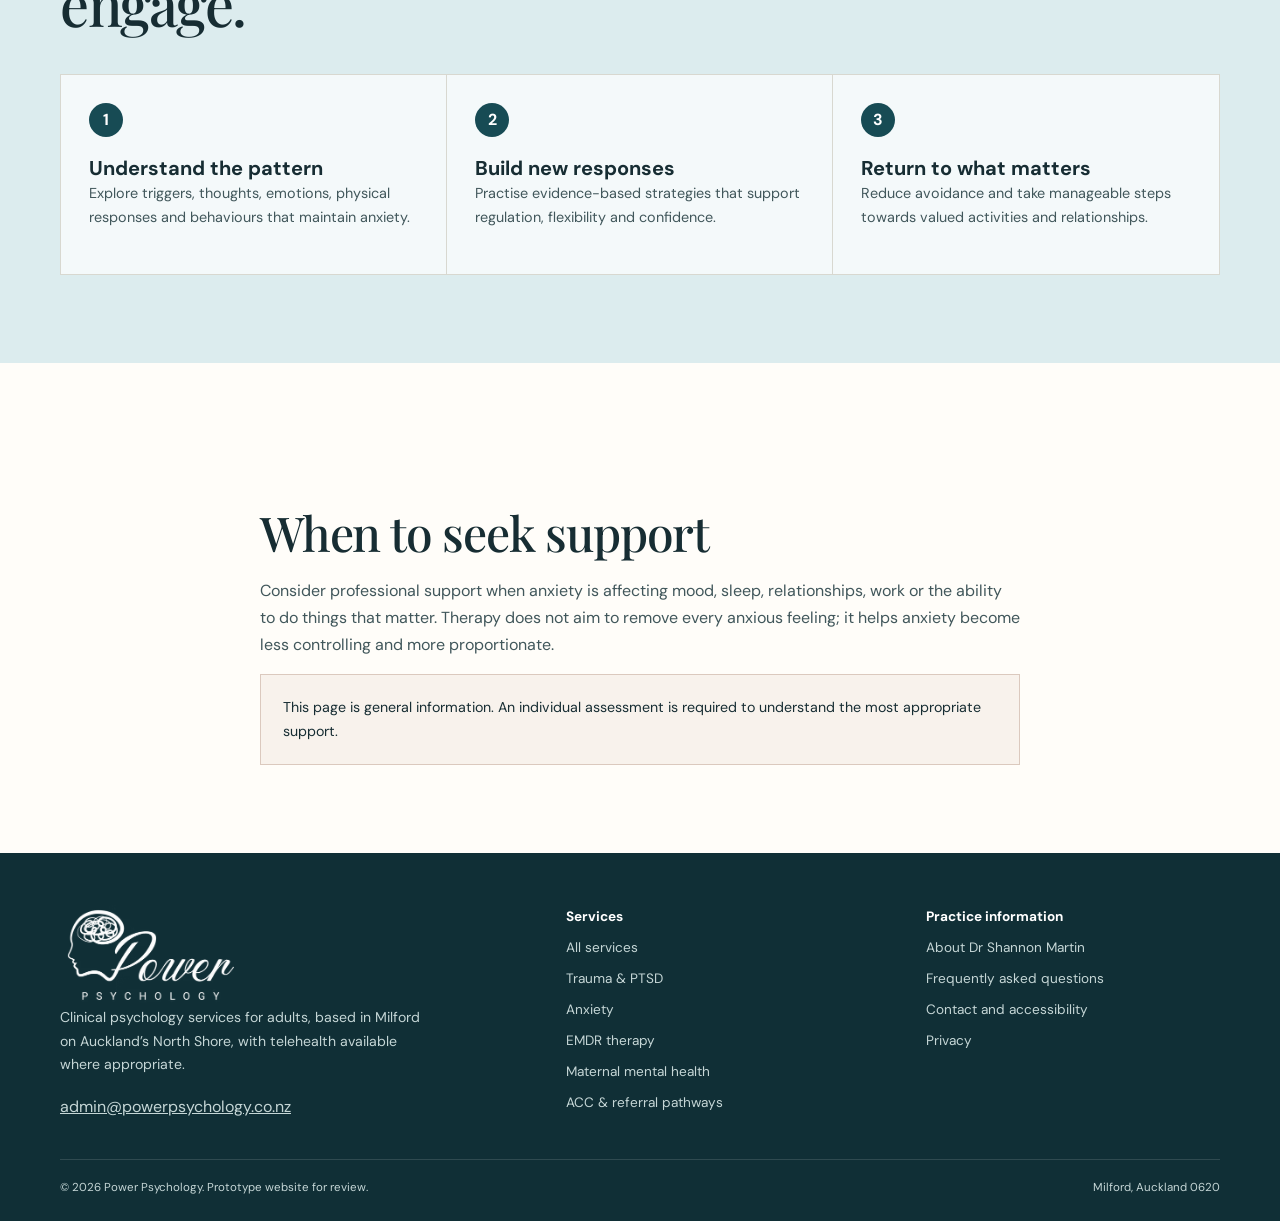
<file: services/anxiety.html>
<!doctype html>
<html lang="en-NZ">
<head>
  <meta charset="utf-8"><meta name="viewport" content="width=device-width, initial-scale=1">
  <base href="../">
  <title>Anxiety Therapy | Power Psychology Auckland</title>
  <meta name="description" content="Psychological support for adults experiencing anxiety, worry, avoidance and physical stress responses.">
  <link rel="icon" href="assets/power-psychology-logo.avif" type="image/avif">
  <link rel="stylesheet" href="styles.css"><script defer src="script.js"></script>
</head>
<body>
<div data-header></div>
<main>
  <section class="page-hero"><div class="container"><p class="breadcrumbs"><a href="index.html">Home</a> / <a href="services/index.html">Services</a> / Anxiety</p><p class="eyebrow">Anxiety</p><h1>Make more room for life than worry.</h1><p class="lead">Understand your threat system, reduce avoidance and develop a more flexible relationship with anxiety.</p><div class="actions"><a class="button primary" href="contact.html">Make an enquiry</a></div></div></section>
  <section class="section"><div class="container split"><div class="prose"><h2>When anxiety stops being useful</h2><p>Anxiety is a normal protective response. It becomes a problem when the alarm system is frequently activated without a proportionate threat, or when worry and avoidance begin limiting everyday life.</p><p>This can look like constant “what if” thinking, physical tension, racing heart, sleep difficulty, panic, over-preparation, perfectionism or avoiding situations that matter.</p></div><div class="image-card"><img src="assets/office.avif" alt="Power Psychology therapy office in Milford"></div></div></section>
  <section class="section sky"><div class="container"><div class="intro"><p class="eyebrow">A practical process</p><h2>Understand, practise and re-engage.</h2></div><div class="pathways"><article><span>1</span><h3>Understand the pattern</h3><p>Explore triggers, thoughts, emotions, physical responses and behaviours that maintain anxiety.</p></article><article><span>2</span><h3>Build new responses</h3><p>Practise evidence-based strategies that support regulation, flexibility and confidence.</p></article><article><span>3</span><h3>Return to what matters</h3><p>Reduce avoidance and take manageable steps towards valued activities and relationships.</p></article></div></div></section>
  <section class="section"><div class="container reading prose"><h2>When to seek support</h2><p>Consider professional support when anxiety is affecting mood, sleep, relationships, work or the ability to do things that matter. Therapy does not aim to remove every anxious feeling; it helps anxiety become less controlling and more proportionate.</p><div class="clinical-note">This page is general information. An individual assessment is required to understand the most appropriate support.</div></div></section>
</main>
<div data-footer></div>
</body></html>
</file>
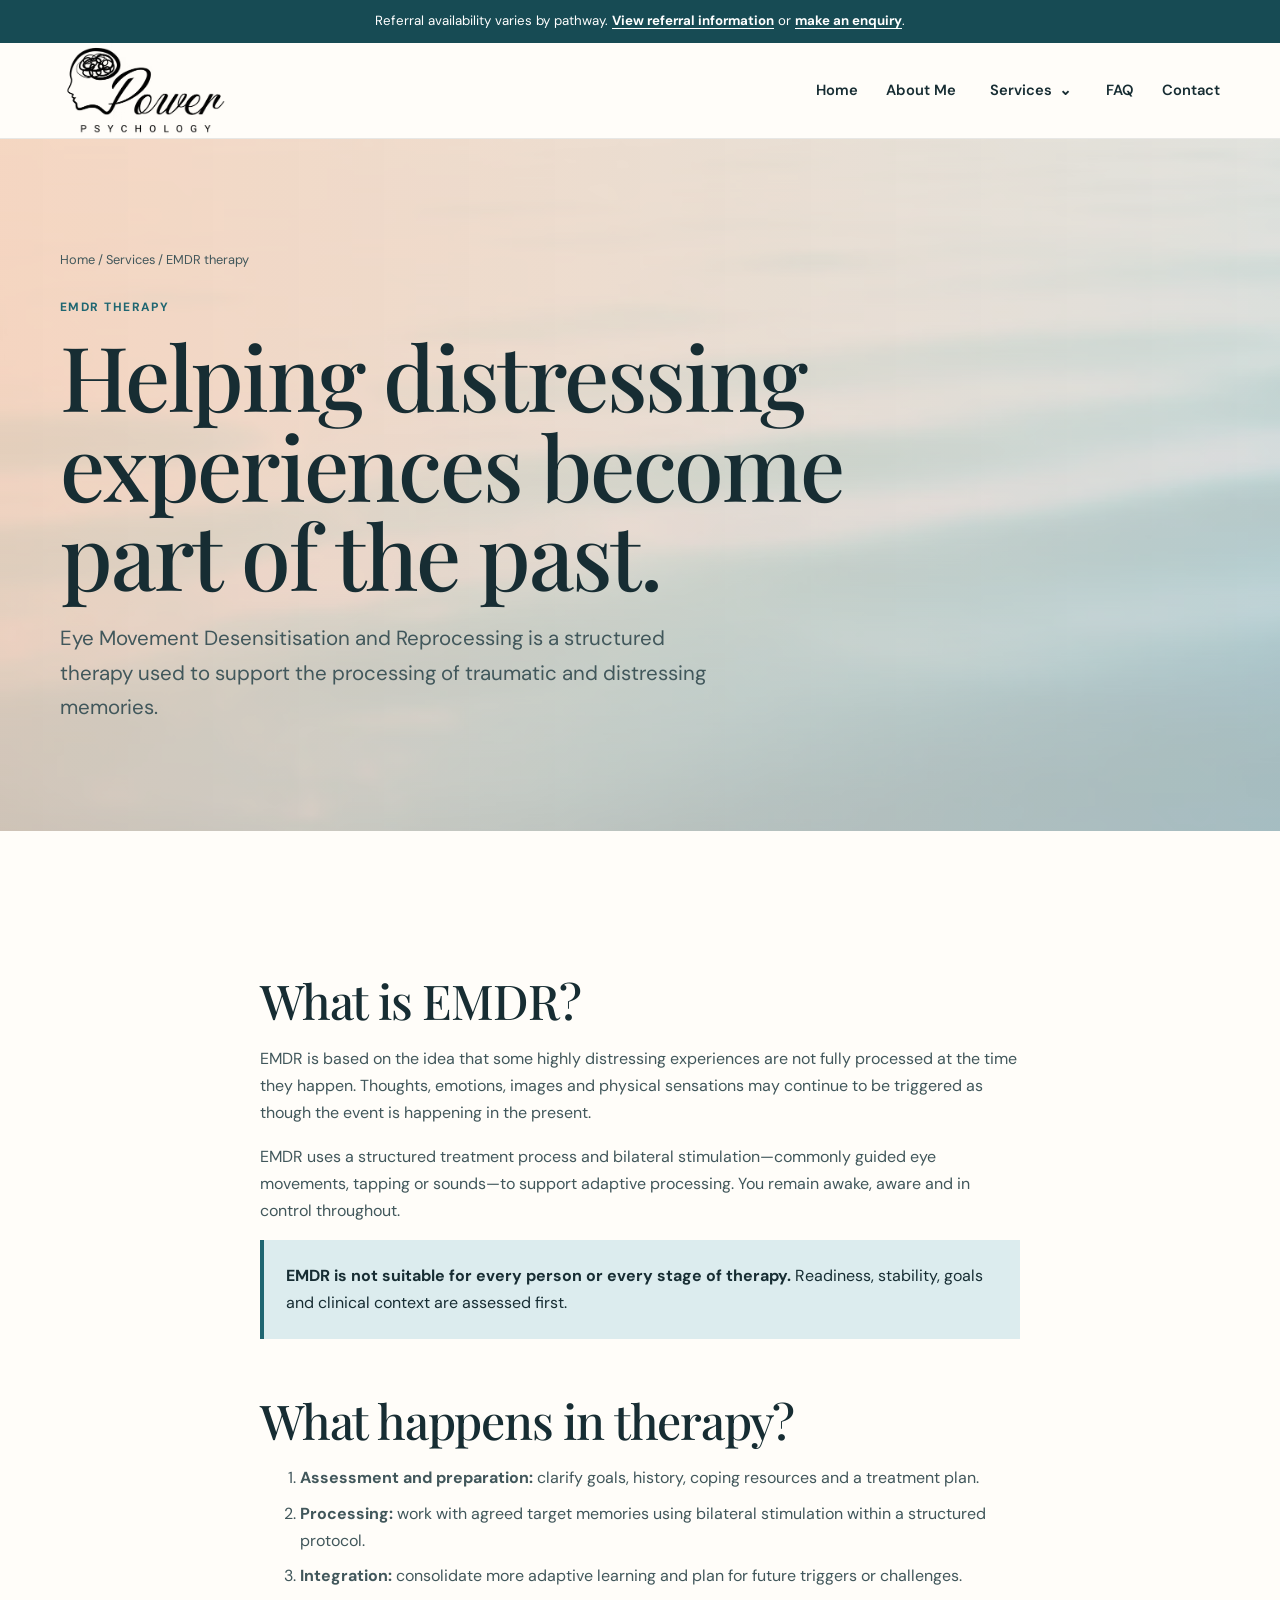
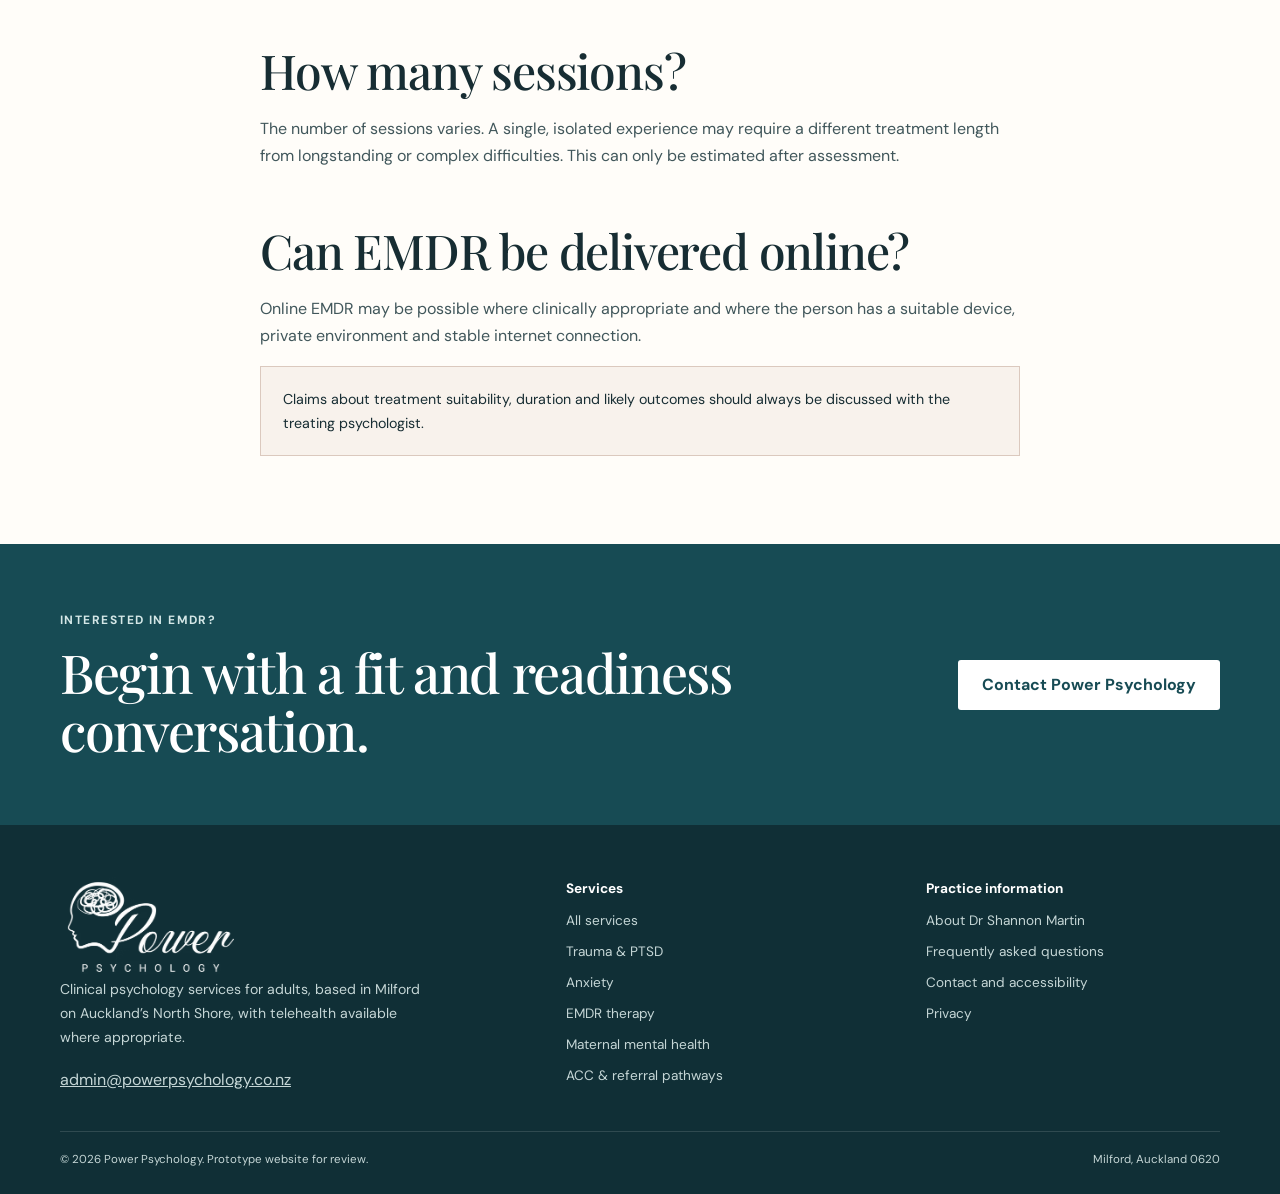
<file: services/emdr.html>
<!doctype html>
<html lang="en-NZ">
<head>
  <meta charset="utf-8"><meta name="viewport" content="width=device-width, initial-scale=1">
  <base href="../">
  <title>EMDR Therapy | Power Psychology Auckland</title>
  <meta name="description" content="Learn about Eye Movement Desensitisation and Reprocessing therapy with an accredited EMDR practitioner in Auckland.">
  <link rel="icon" href="assets/power-psychology-logo.avif" type="image/avif">
  <link rel="stylesheet" href="styles.css"><script defer src="script.js"></script>
</head>
<body>
<div data-header></div>
<main>
  <section class="page-hero"><div class="container"><p class="breadcrumbs"><a href="index.html">Home</a> / <a href="services/index.html">Services</a> / EMDR therapy</p><p class="eyebrow">EMDR therapy</p><h1>Helping distressing experiences become part of the past.</h1><p class="lead">Eye Movement Desensitisation and Reprocessing is a structured therapy used to support the processing of traumatic and distressing memories.</p></div></section>
  <section class="section"><div class="container reading prose"><h2>What is EMDR?</h2><p>EMDR is based on the idea that some highly distressing experiences are not fully processed at the time they happen. Thoughts, emotions, images and physical sensations may continue to be triggered as though the event is happening in the present.</p><p>EMDR uses a structured treatment process and bilateral stimulation—commonly guided eye movements, tapping or sounds—to support adaptive processing. You remain awake, aware and in control throughout.</p><div class="notice"><strong>EMDR is not suitable for every person or every stage of therapy.</strong> Readiness, stability, goals and clinical context are assessed first.</div><h2>What happens in therapy?</h2><ol><li><strong>Assessment and preparation:</strong> clarify goals, history, coping resources and a treatment plan.</li><li><strong>Processing:</strong> work with agreed target memories using bilateral stimulation within a structured protocol.</li><li><strong>Integration:</strong> consolidate more adaptive learning and plan for future triggers or challenges.</li></ol><h2>How many sessions?</h2><p>The number of sessions varies. A single, isolated experience may require a different treatment length from longstanding or complex difficulties. This can only be estimated after assessment.</p><h2>Can EMDR be delivered online?</h2><p>Online EMDR may be possible where clinically appropriate and where the person has a suitable device, private environment and stable internet connection.</p><div class="clinical-note">Claims about treatment suitability, duration and likely outcomes should always be discussed with the treating psychologist.</div></div></section>
  <section class="cta-band"><div class="container cta-inner"><div><p class="eyebrow">Interested in EMDR?</p><h2>Begin with a fit and readiness conversation.</h2></div><a class="button light" href="contact.html">Contact Power Psychology</a></div></section>
</main>
<div data-footer></div>
</body></html>
</file>
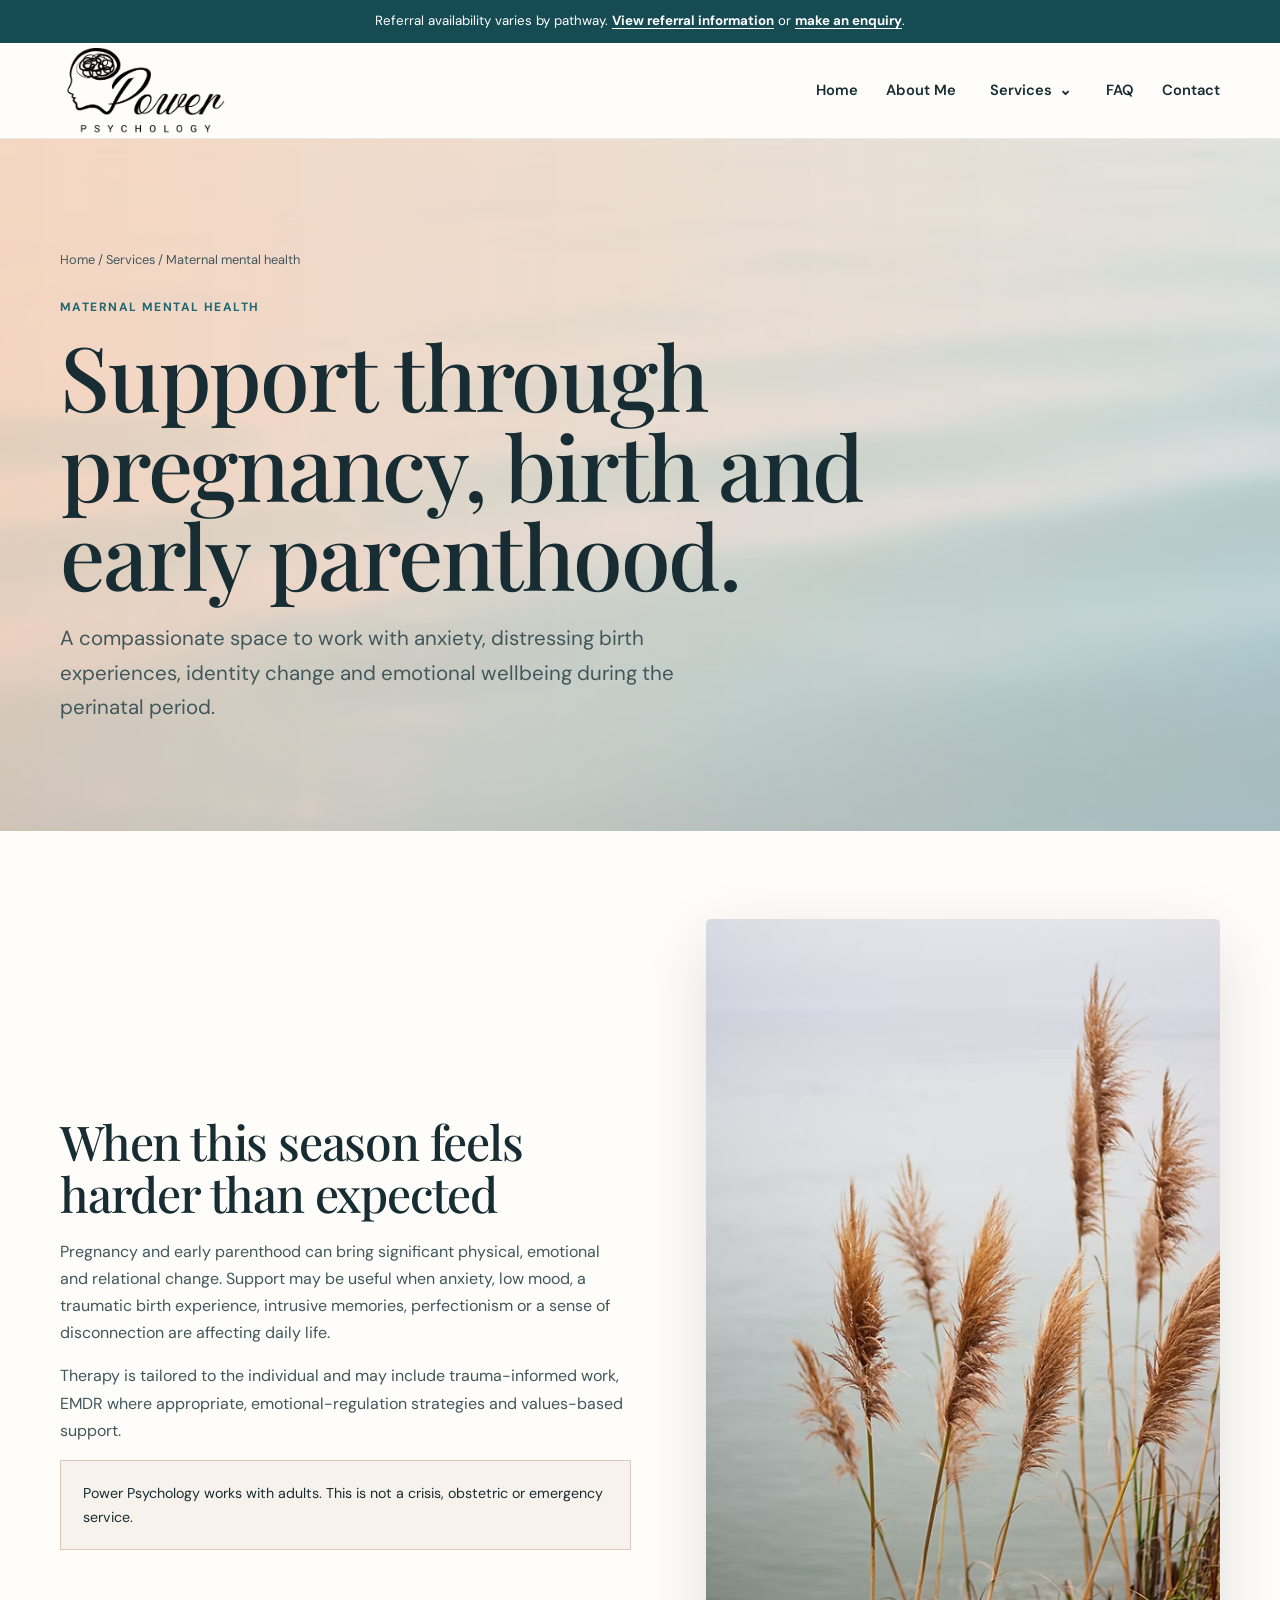
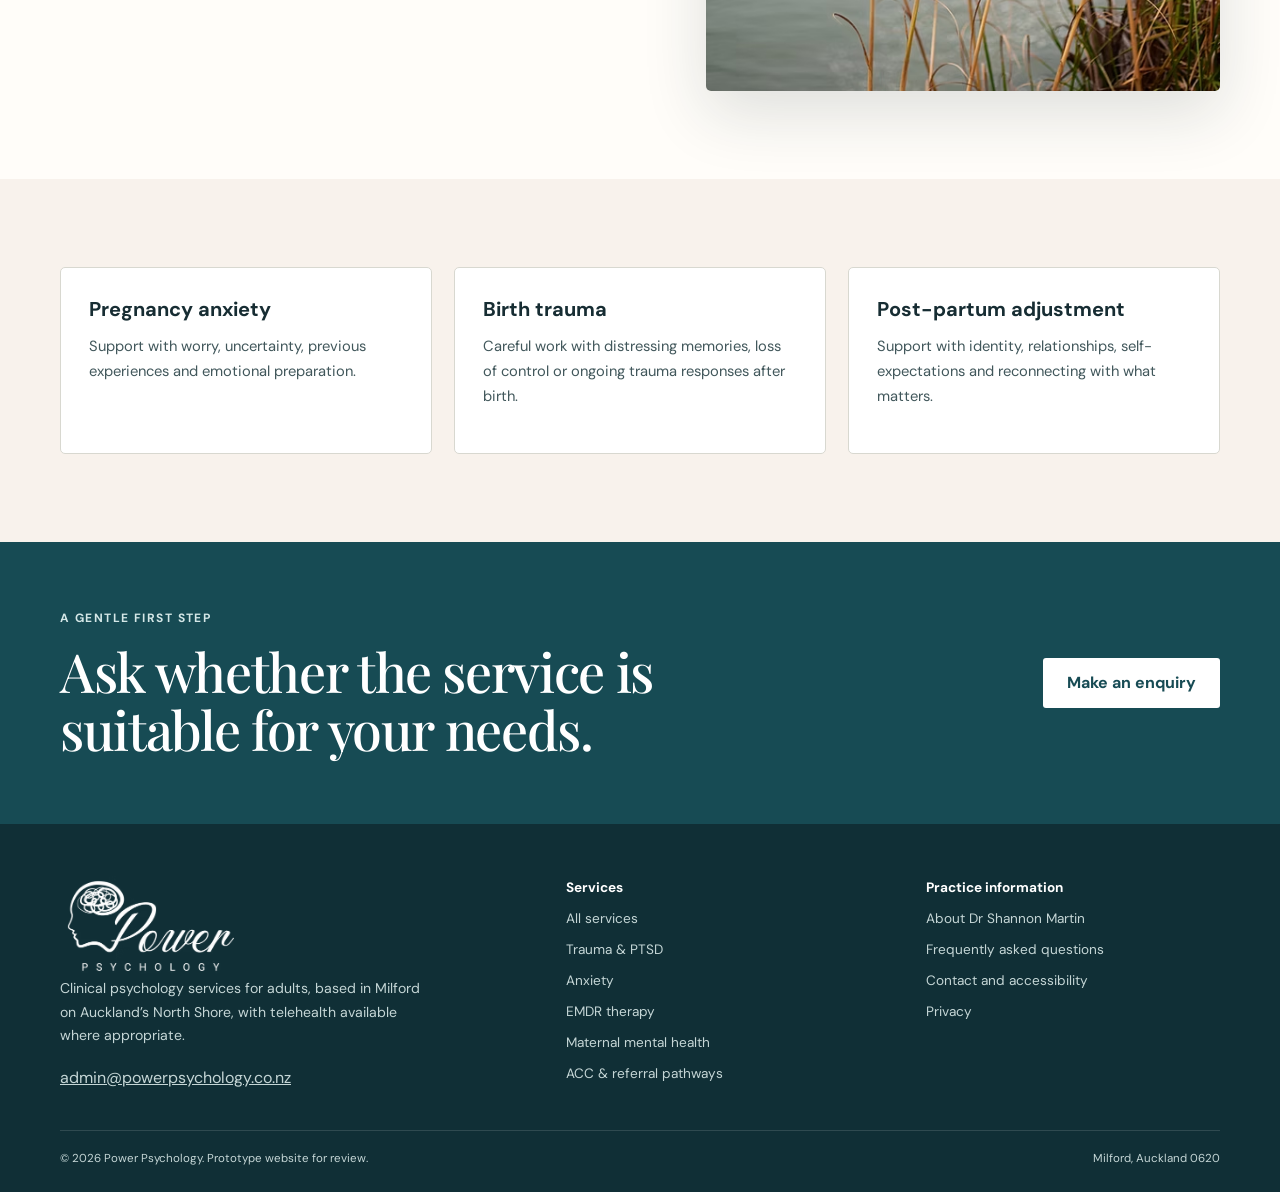
<file: services/maternal-mental-health.html>
<!doctype html>
<html lang="en-NZ">
<head>
  <meta charset="utf-8"><meta name="viewport" content="width=device-width, initial-scale=1">
  <base href="../">
  <title>Maternal Mental Health | Power Psychology Auckland</title>
  <meta name="description" content="Psychological support for adult women during pregnancy, birth and the post-partum period.">
  <link rel="icon" href="assets/power-psychology-logo.avif" type="image/avif">
  <link rel="stylesheet" href="styles.css"><script defer src="script.js"></script>
</head>
<body>
<div data-header></div>
<main>
  <section class="page-hero"><div class="container"><p class="breadcrumbs"><a href="index.html">Home</a> / <a href="services/index.html">Services</a> / Maternal mental health</p><p class="eyebrow">Maternal mental health</p><h1>Support through pregnancy, birth and early parenthood.</h1><p class="lead">A compassionate space to work with anxiety, distressing birth experiences, identity change and emotional wellbeing during the perinatal period.</p></div></section>
  <section class="section"><div class="container split"><div class="prose"><h2>When this season feels harder than expected</h2><p>Pregnancy and early parenthood can bring significant physical, emotional and relational change. Support may be useful when anxiety, low mood, a traumatic birth experience, intrusive memories, perfectionism or a sense of disconnection are affecting daily life.</p><p>Therapy is tailored to the individual and may include trauma-informed work, EMDR where appropriate, emotional-regulation strategies and values-based support.</p><div class="clinical-note">Power Psychology works with adults. This is not a crisis, obstetric or emergency service.</div></div><div class="image-card"><img src="assets/calm-nature.avif" alt="Soft natural landscape"></div></div></section>
  <section class="section sand"><div class="container grid three"><article class="card"><h3>Pregnancy anxiety</h3><p>Support with worry, uncertainty, previous experiences and emotional preparation.</p></article><article class="card"><h3>Birth trauma</h3><p>Careful work with distressing memories, loss of control or ongoing trauma responses after birth.</p></article><article class="card"><h3>Post-partum adjustment</h3><p>Support with identity, relationships, self-expectations and reconnecting with what matters.</p></article></div></section>
  <section class="cta-band"><div class="container cta-inner"><div><p class="eyebrow">A gentle first step</p><h2>Ask whether the service is suitable for your needs.</h2></div><a class="button light" href="contact.html">Make an enquiry</a></div></section>
</main>
<div data-footer></div>
</body></html>
</file>
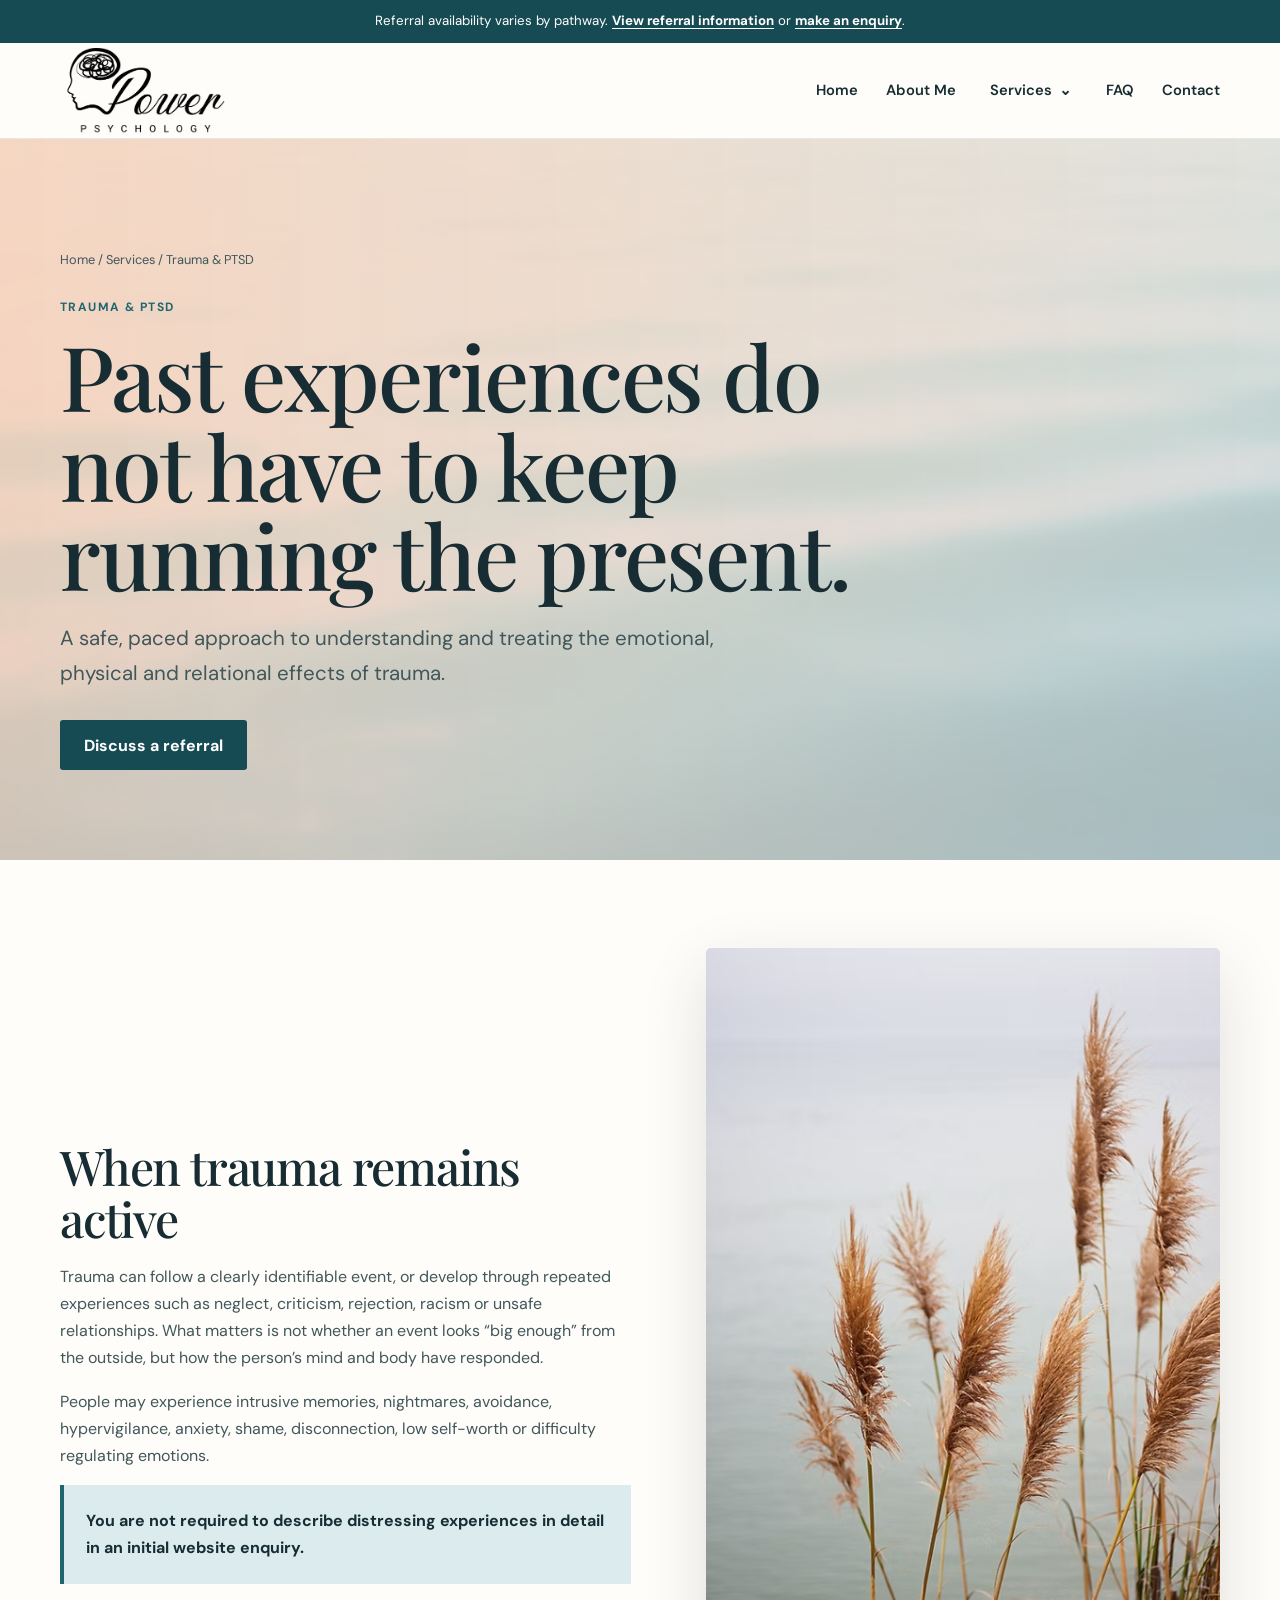
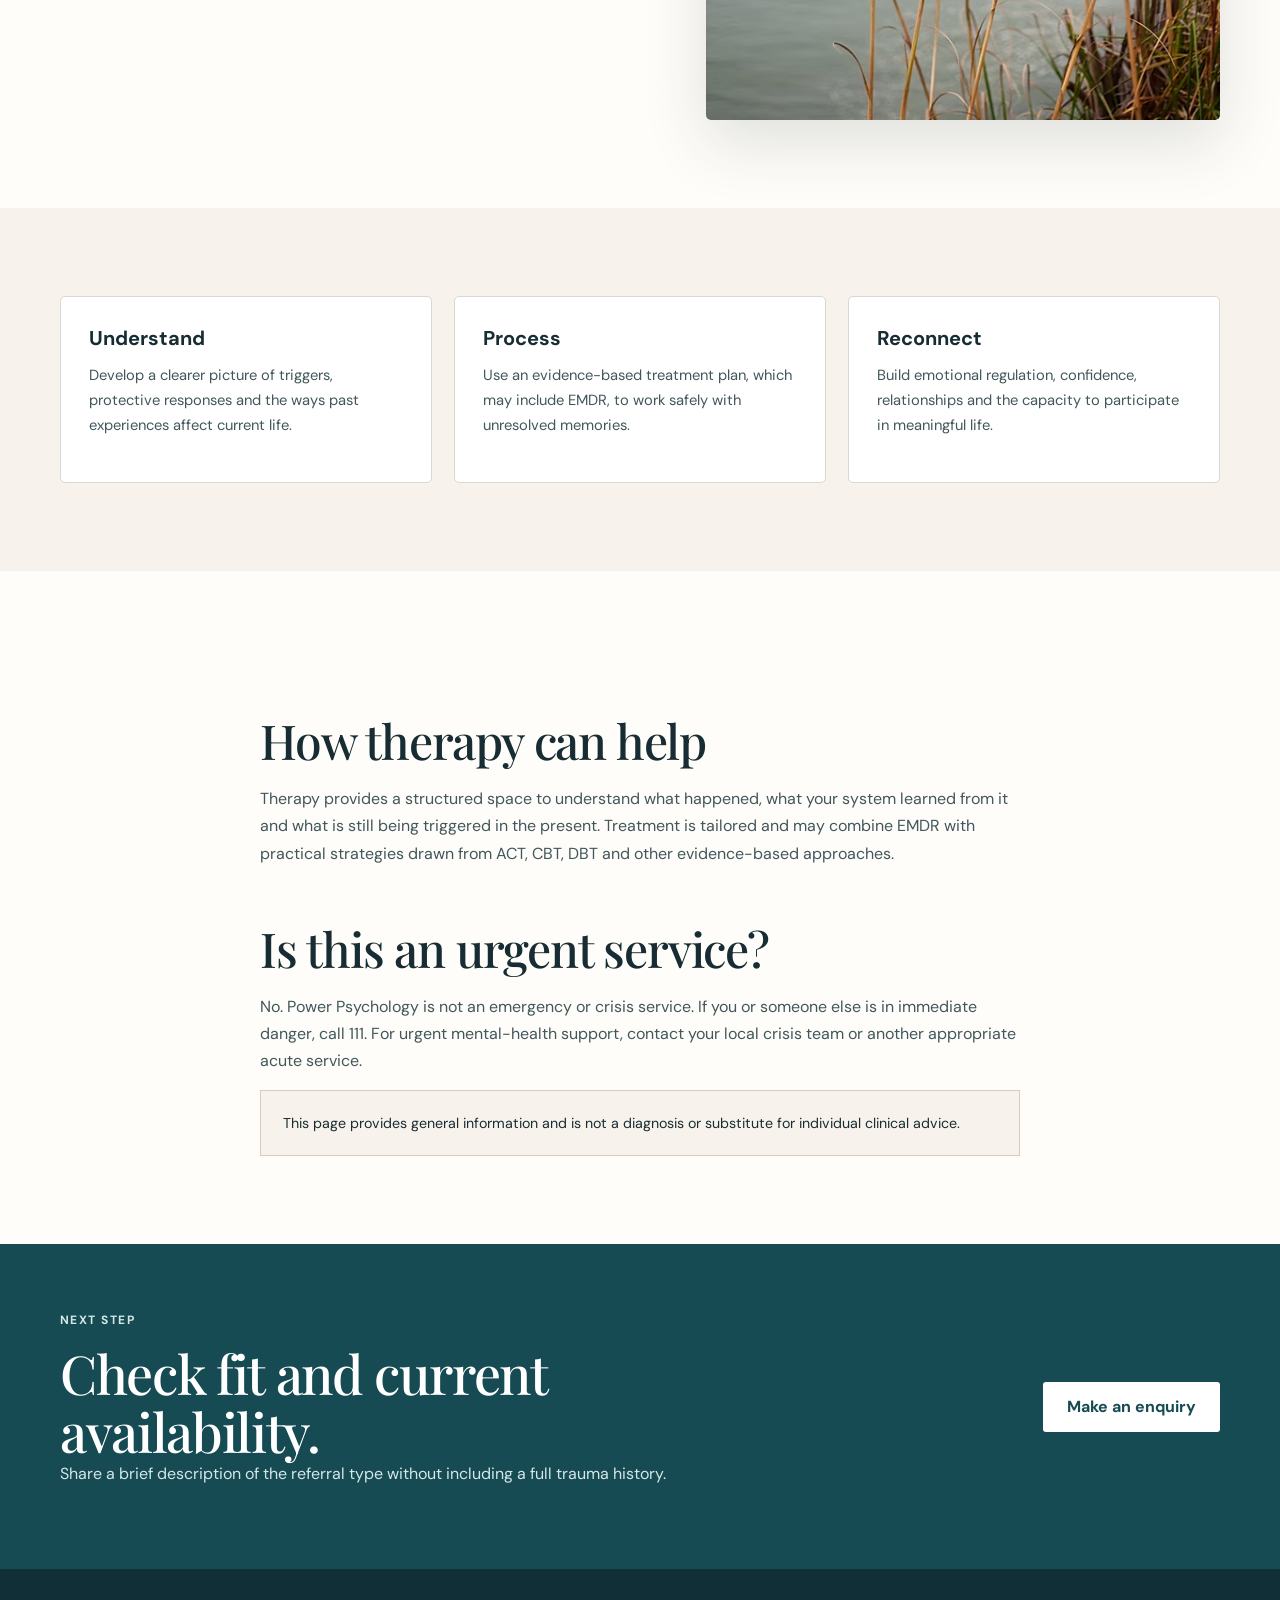
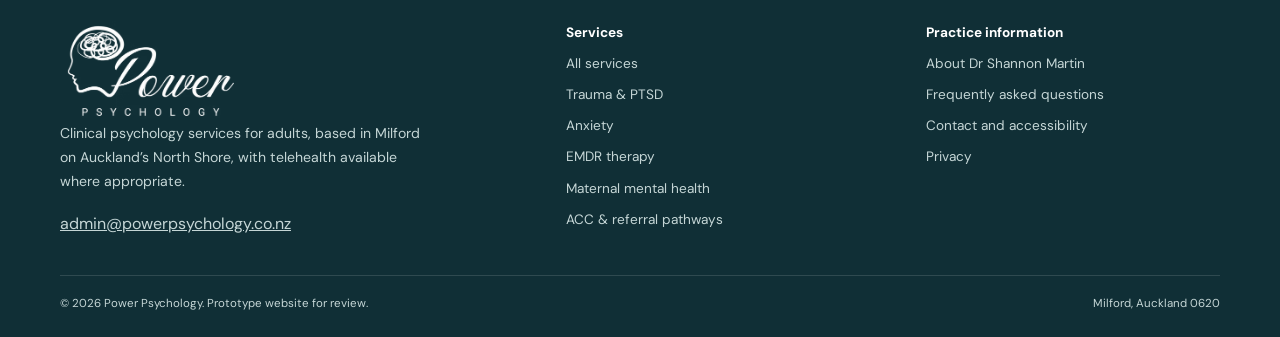
<file: services/trauma-ptsd.html>
<!doctype html>
<html lang="en-NZ">
<head>
  <meta charset="utf-8"><meta name="viewport" content="width=device-width, initial-scale=1">
  <base href="../">
  <title>Trauma & PTSD Therapy | Power Psychology Auckland</title>
  <meta name="description" content="Trauma and PTSD therapy for adults in Milford, Auckland and by telehealth, including EMDR-informed treatment.">
  <link rel="icon" href="assets/power-psychology-logo.avif" type="image/avif">
  <link rel="stylesheet" href="styles.css"><script defer src="script.js"></script>
</head>
<body>
<div data-header></div>
<main>
  <section class="page-hero"><div class="container"><p class="breadcrumbs"><a href="index.html">Home</a> / <a href="services/index.html">Services</a> / Trauma & PTSD</p><p class="eyebrow">Trauma & PTSD</p><h1>Past experiences do not have to keep running the present.</h1><p class="lead">A safe, paced approach to understanding and treating the emotional, physical and relational effects of trauma.</p><div class="actions"><a class="button primary" href="contact.html">Discuss a referral</a></div></div></section>
  <section class="section"><div class="container split"><div class="prose"><h2>When trauma remains active</h2><p>Trauma can follow a clearly identifiable event, or develop through repeated experiences such as neglect, criticism, rejection, racism or unsafe relationships. What matters is not whether an event looks “big enough” from the outside, but how the person’s mind and body have responded.</p><p>People may experience intrusive memories, nightmares, avoidance, hypervigilance, anxiety, shame, disconnection, low self-worth or difficulty regulating emotions.</p><div class="notice"><strong>You are not required to describe distressing experiences in detail in an initial website enquiry.</strong></div></div><div class="image-card"><img src="assets/calm-nature.avif" alt="Calm natural landscape"></div></div></section>
  <section class="section sand"><div class="container grid three"><article class="card"><h3>Understand</h3><p>Develop a clearer picture of triggers, protective responses and the ways past experiences affect current life.</p></article><article class="card"><h3>Process</h3><p>Use an evidence-based treatment plan, which may include EMDR, to work safely with unresolved memories.</p></article><article class="card"><h3>Reconnect</h3><p>Build emotional regulation, confidence, relationships and the capacity to participate in meaningful life.</p></article></div></section>
  <section class="section"><div class="container reading prose"><h2>How therapy can help</h2><p>Therapy provides a structured space to understand what happened, what your system learned from it and what is still being triggered in the present. Treatment is tailored and may combine EMDR with practical strategies drawn from ACT, CBT, DBT and other evidence-based approaches.</p><h2>Is this an urgent service?</h2><p>No. Power Psychology is not an emergency or crisis service. If you or someone else is in immediate danger, call 111. For urgent mental-health support, contact your local crisis team or another appropriate acute service.</p><div class="clinical-note">This page provides general information and is not a diagnosis or substitute for individual clinical advice.</div></div></section>
  <section class="cta-band"><div class="container cta-inner"><div><p class="eyebrow">Next step</p><h2>Check fit and current availability.</h2><p>Share a brief description of the referral type without including a full trauma history.</p></div><a class="button light" href="contact.html">Make an enquiry</a></div></section>
</main>
<div data-footer></div>
</body></html>
</file>
<file: styles.css>
@import url("https://fonts.googleapis.com/css2?family=DM+Sans:wght@400;500;600;700&family=Playfair+Display:wght@500;600&display=swap");

:root {
  --ink: #172d33;
  --ink-soft: #41575b;
  --ocean: #1f6671;
  --ocean-deep: #174b54;
  --sky: #dcecee;
  --peach: #f3d7c5;
  --sand: #f8f2ec;
  --paper: #fffdf9;
  --sage: #dde7df;
  --line: #d8d8d0;
  --white: #fff;
  --danger: #934b42;
  --shadow: 0 22px 65px rgba(23, 45, 51, 0.14);
}

* { box-sizing: border-box; }
html { scroll-behavior: smooth; }
body {
  margin: 0;
  overflow-x: hidden;
  background: var(--paper);
  color: var(--ink);
  font: 16px/1.7 "DM Sans", Arial, sans-serif;
  -webkit-font-smoothing: antialiased;
}
img { display: block; max-width: 100%; }
a { color: inherit; }
button, input, select, textarea { font: inherit; }
.container { width: min(1160px, calc(100% - 44px)); margin-inline: auto; }
.reading { width: min(760px, 100%); }
.section { padding: 88px 0; }
.section-sm { padding: 58px 0; }
.sand { background: var(--sand); }
.sky { background: var(--sky); }
.sage { background: var(--sage); }
.dark { background: var(--ocean-deep); color: var(--white); }
.center { text-align: center; }
.eyebrow {
  margin: 0 0 13px;
  color: var(--ocean);
  font-size: .75rem;
  font-weight: 700;
  letter-spacing: .12em;
  text-transform: uppercase;
}
.dark .eyebrow { color: #c5e2e5; }
h1, h2 {
  margin: 0;
  font-family: "Playfair Display", Georgia, serif;
  font-weight: 500;
  letter-spacing: -.025em;
}
h1 { font-size: clamp(3rem, 7vw, 6.25rem); line-height: 1; }
h2 { font-size: clamp(2.2rem, 4.5vw, 4rem); line-height: 1.08; }
h3 { margin: 0; font-size: 1.25rem; line-height: 1.3; }
p { margin: 0 0 1rem; }
.lead {
  max-width: 750px;
  margin-top: 22px;
  color: var(--ink-soft);
  font-size: clamp(1.08rem, 2vw, 1.28rem);
}
.dark .lead, .dark p { color: #d7e6e6; }
.prose h2 { margin: 56px 0 18px; font-size: clamp(2rem, 4vw, 3rem); }
.prose h3 { margin: 30px 0 10px; }
.prose p, .prose li { color: var(--ink-soft); }
.prose li { margin: 8px 0; }
.prose a { color: var(--ocean-deep); font-weight: 700; }

.button {
  display: inline-flex;
  min-height: 50px;
  padding: 0 23px;
  align-items: center;
  justify-content: center;
  border: 1px solid transparent;
  border-radius: 3px;
  font-weight: 700;
  text-decoration: none;
  transition: transform .18s, background .18s, color .18s;
}
.button:hover { transform: translateY(-2px); }
.primary { background: var(--ocean-deep); color: var(--white); }
.primary:hover { background: #103b43; }
.secondary { border-color: var(--ocean-deep); color: var(--ocean-deep); background: rgba(255,255,255,.35); }
.light { background: var(--white); color: var(--ocean-deep); }
.actions { display: flex; margin-top: 30px; flex-wrap: wrap; gap: 14px; }

.availability {
  position: relative;
  z-index: 50;
  padding: 10px 20px;
  background: var(--ocean-deep);
  color: var(--white);
  text-align: center;
  font-size: .83rem;
}
.availability a { font-weight: 700; text-underline-offset: 3px; }
.site-header {
  position: sticky;
  z-index: 40;
  top: 0;
  border-bottom: 1px solid rgba(23,45,51,.1);
  background: rgba(255,253,249,.96);
  backdrop-filter: blur(12px);
}
.header-inner {
  display: flex;
  min-height: 76px;
  align-items: center;
  justify-content: space-between;
  gap: 24px;
}
.brand img { width: 170px; height: auto; }
.main-nav { display: flex; align-items: center; gap: 28px; }
.main-nav > a, .nav-parent > button {
  border: 0;
  background: transparent;
  color: var(--ink);
  font-size: .92rem;
  font-weight: 600;
  text-decoration: none;
  cursor: pointer;
}
.main-nav a:hover, .main-nav a[aria-current="page"], .nav-parent > button:hover { color: var(--ocean); }
.nav-parent { position: relative; }
.nav-parent > button::after { margin-left: 7px; content: "⌄"; }
.submenu {
  position: absolute;
  display: grid;
  visibility: hidden;
  min-width: 260px;
  top: calc(100% + 17px);
  left: -20px;
  padding: 12px;
  border: 1px solid var(--line);
  border-radius: 4px;
  background: var(--paper);
  box-shadow: var(--shadow);
  opacity: 0;
  transform: translateY(-7px);
  transition: .16s;
}
.submenu a { padding: 9px 10px; border-radius: 3px; text-decoration: none; font-size: .87rem; }
.submenu a:hover { background: var(--sky); }
.nav-parent:hover .submenu, .nav-parent:focus-within .submenu, .nav-parent.open .submenu {
  visibility: visible;
  opacity: 1;
  transform: translateY(0);
}
.menu-button { display: none; border: 0; background: transparent; color: var(--ink); font-size: 1.7rem; }

.hero {
  position: relative;
  min-height: 720px;
  display: grid;
  align-items: center;
  overflow: hidden;
  background: linear-gradient(180deg, rgba(249,218,199,.27), rgba(20,81,91,.42)), url("assets/hero-waves.avif") center/cover;
}
.hero::after {
  position: absolute;
  inset: auto 0 0;
  height: 180px;
  background: linear-gradient(transparent, rgba(14,56,65,.3));
  content: "";
}
.hero-content { position: relative; z-index: 2; max-width: 800px; padding: 85px 0; text-align: center; margin-inline: auto; }
.hero-logo { width: min(470px, 75vw); margin: 0 auto 42px; }
.hero h1 {
  font-family: "DM Sans", Arial, sans-serif;
  font-size: clamp(2rem, 4.7vw, 3.8rem);
  font-weight: 600;
  line-height: 1.18;
  letter-spacing: -.035em;
}
.hero .lead { margin: 20px auto 0; color: #203b42; }
.hero .actions { justify-content: center; }
.hero-note { display: inline-block; margin-top: 19px; padding: 9px 14px; background: rgba(255,253,249,.88); font-size: .84rem; }

.page-hero {
  position: relative;
  padding: 110px 0 90px;
  overflow: hidden;
  background: linear-gradient(90deg, rgba(246,216,197,.8), rgba(219,235,237,.74)), url("assets/hero-waves.avif") center/cover;
}
.page-hero .container { position: relative; z-index: 1; }
.page-hero h1 { max-width: 900px; }
.page-hero .lead { max-width: 680px; }
.breadcrumbs { margin-bottom: 26px; color: var(--ink-soft); font-size: .8rem; }
.breadcrumbs a { text-decoration: none; }

.intro { max-width: 820px; }
.intro > p:last-child { margin-top: 22px; color: var(--ink-soft); font-size: 1.05rem; }
.grid { display: grid; gap: 22px; }
.three { grid-template-columns: repeat(3, 1fr); }
.two { grid-template-columns: repeat(2, 1fr); }
.card {
  padding: 28px;
  border: 1px solid var(--line);
  border-radius: 5px;
  background: var(--white);
}
.card p { margin-top: 12px; color: var(--ink-soft); font-size: .92rem; }
.card a { font-weight: 700; text-decoration: none; }
.card .arrow { color: var(--ocean); }
.service-grid { margin-top: 45px; }
.service-card { display: flex; min-height: 270px; flex-direction: column; }
.service-card .kicker { color: var(--ocean); font-size: .72rem; font-weight: 700; letter-spacing: .08em; text-transform: uppercase; }
.service-card h3 { margin-top: 8px; font-family: "Playfair Display", Georgia, serif; font-size: 1.65rem; font-weight: 500; }
.service-card a { margin-top: auto; padding-top: 20px; }

.split { display: grid; grid-template-columns: 1fr .9fr; gap: 75px; align-items: center; }
.portrait { overflow: hidden; border-radius: 50% 50% 8px 8px; box-shadow: var(--shadow); }
.portrait img { width: 100%; min-height: 560px; object-fit: cover; }
.image-card { overflow: hidden; border-radius: 5px; box-shadow: var(--shadow); }
.image-card img { width: 100%; min-height: 430px; object-fit: cover; }
.credential-list { display: grid; margin-top: 28px; gap: 12px; }
.credential-list div { padding: 15px 0; border-bottom: 1px solid var(--line); }
.credential-list strong { display: block; }
.credential-list span { color: var(--ink-soft); font-size: .9rem; }

.pathways {
  display: grid;
  margin-top: 40px;
  grid-template-columns: repeat(3, 1fr);
  border: 1px solid var(--line);
}
.pathways article { padding: 28px; border-right: 1px solid var(--line); background: rgba(255,255,255,.7); }
.pathways article:last-child { border: 0; }
.pathways span {
  display: flex;
  width: 34px;
  height: 34px;
  margin-bottom: 18px;
  align-items: center;
  justify-content: center;
  border-radius: 50%;
  background: var(--ocean-deep);
  color: var(--white);
  font-weight: 700;
}
.pathways p { color: var(--ink-soft); font-size: .9rem; }
.notice { padding: 22px; border-left: 4px solid var(--ocean); background: var(--sky); }
.clinical-note { padding: 20px 22px; border: 1px solid #dbc9be; background: var(--sand); font-size: .89rem; }
.price { margin: 12px 0; color: var(--ocean-deep); font-family: "Playfair Display", Georgia, serif; font-size: 2rem; }
.check-list { padding: 0; list-style: none; }
.check-list li { position: relative; padding-left: 27px; }
.check-list li::before { position: absolute; left: 0; color: var(--ocean); content: "✓"; font-weight: 700; }

.cta-band { padding: 66px 0; background: var(--ocean-deep); color: var(--white); }
.cta-inner { display: flex; align-items: center; justify-content: space-between; gap: 50px; }
.cta-band h2 { max-width: 730px; font-size: clamp(2.2rem, 4.2vw, 3.8rem); }
.cta-band p { color: #d4e7e7; }

.faq details { border-bottom: 1px solid var(--line); }
.faq summary { position: relative; padding: 21px 42px 21px 0; cursor: pointer; font-weight: 700; list-style: none; }
.faq summary::after { position: absolute; right: 4px; content: "+"; font-size: 1.35rem; }
.faq details[open] summary::after { content: "–"; }
.faq details p { padding: 0 40px 20px 0; color: var(--ink-soft); }

.contact-grid { display: grid; grid-template-columns: .8fr 1.2fr; gap: 70px; align-items: start; }
.contact-form { display: grid; padding: 30px; gap: 17px; border: 1px solid var(--line); background: var(--white); }
.field { display: grid; gap: 6px; }
.field label { font-size: .87rem; font-weight: 700; }
.field input, .field select, .field textarea {
  width: 100%;
  min-height: 48px;
  padding: 13px;
  border: 1px solid #aeb9b6;
  border-radius: 3px;
  color: var(--ink);
  background: #fff;
}
.field textarea { min-height: 130px; resize: vertical; }
.field input:focus, .field select:focus, .field textarea:focus { outline: 3px solid #f0bf71; outline-offset: 2px; }
.form-note { color: var(--ink-soft); font-size: .78rem; }
.form-status { display: none; padding: 13px; background: var(--sage); font-size: .88rem; }
.form-status.show { display: block; }
.crisis { padding: 22px; border-left: 4px solid var(--danger); background: #f7e9e6; }

.footer { padding: 52px 0 24px; background: #102f36; color: #c5d6d6; }
.footer-grid { display: grid; grid-template-columns: 1.2fr .8fr .8fr; gap: 65px; }
.footer .brand img { width: 180px; filter: brightness(0) invert(1); }
.footer p { max-width: 360px; font-size: .88rem; }
.footer nav { display: grid; align-content: start; gap: 8px; font-size: .85rem; }
.footer nav a { text-decoration: none; }
.footer strong { color: var(--white); }
.footer-bottom { display: flex; margin-top: 38px; padding-top: 18px; border-top: 1px solid rgba(255,255,255,.13); justify-content: space-between; font-size: .72rem; }

@media (max-width: 900px) {
  .menu-button { display: block; }
  .main-nav {
    position: absolute;
    display: none;
    top: 76px;
    right: 0;
    left: 0;
    padding: 22px;
    align-items: stretch;
    background: var(--paper);
    border-bottom: 1px solid var(--line);
  }
  .main-nav.open { display: grid; }
  .nav-parent > button { width: 100%; padding: 0; text-align: left; }
  .submenu {
    position: static;
    display: none;
    visibility: visible;
    margin-top: 8px;
    padding: 8px 0 8px 12px;
    border: 0;
    border-left: 2px solid var(--sky);
    box-shadow: none;
    opacity: 1;
    transform: none;
  }
  .nav-parent.open .submenu { display: grid; }
  .split, .contact-grid { grid-template-columns: 1fr; }
  .three { grid-template-columns: 1fr 1fr; }
  .pathways { grid-template-columns: 1fr; }
  .pathways article { border-right: 0; border-bottom: 1px solid var(--line); }
  .cta-inner { align-items: flex-start; flex-direction: column; }
}

@media (max-width: 620px) {
  .container { width: calc(100% - 32px); }
  .section { padding: 68px 0; }
  .section-sm { padding: 45px 0; }
  .availability { font-size: .75rem; }
  .brand img { width: 145px; }
  .hero { min-height: 680px; }
  .hero-content { padding: 62px 0; }
  .hero-logo { margin-bottom: 30px; }
  .hero h1 { font-size: 2rem; }
  .hero .lead { font-size: 1rem; }
  .page-hero { padding: 75px 0 62px; }
  .actions { flex-direction: column; align-items: stretch; }
  .button { width: 100%; }
  .three, .two { grid-template-columns: 1fr; }
  .portrait img { min-height: 430px; }
  .contact-form { padding: 22px; }
  .footer-grid { grid-template-columns: 1fr; gap: 32px; }
  .footer-bottom { align-items: flex-start; flex-direction: column; gap: 7px; }
}

@media (prefers-reduced-motion: reduce) {
  * { scroll-behavior: auto !important; transition: none !important; }
}
</file>
